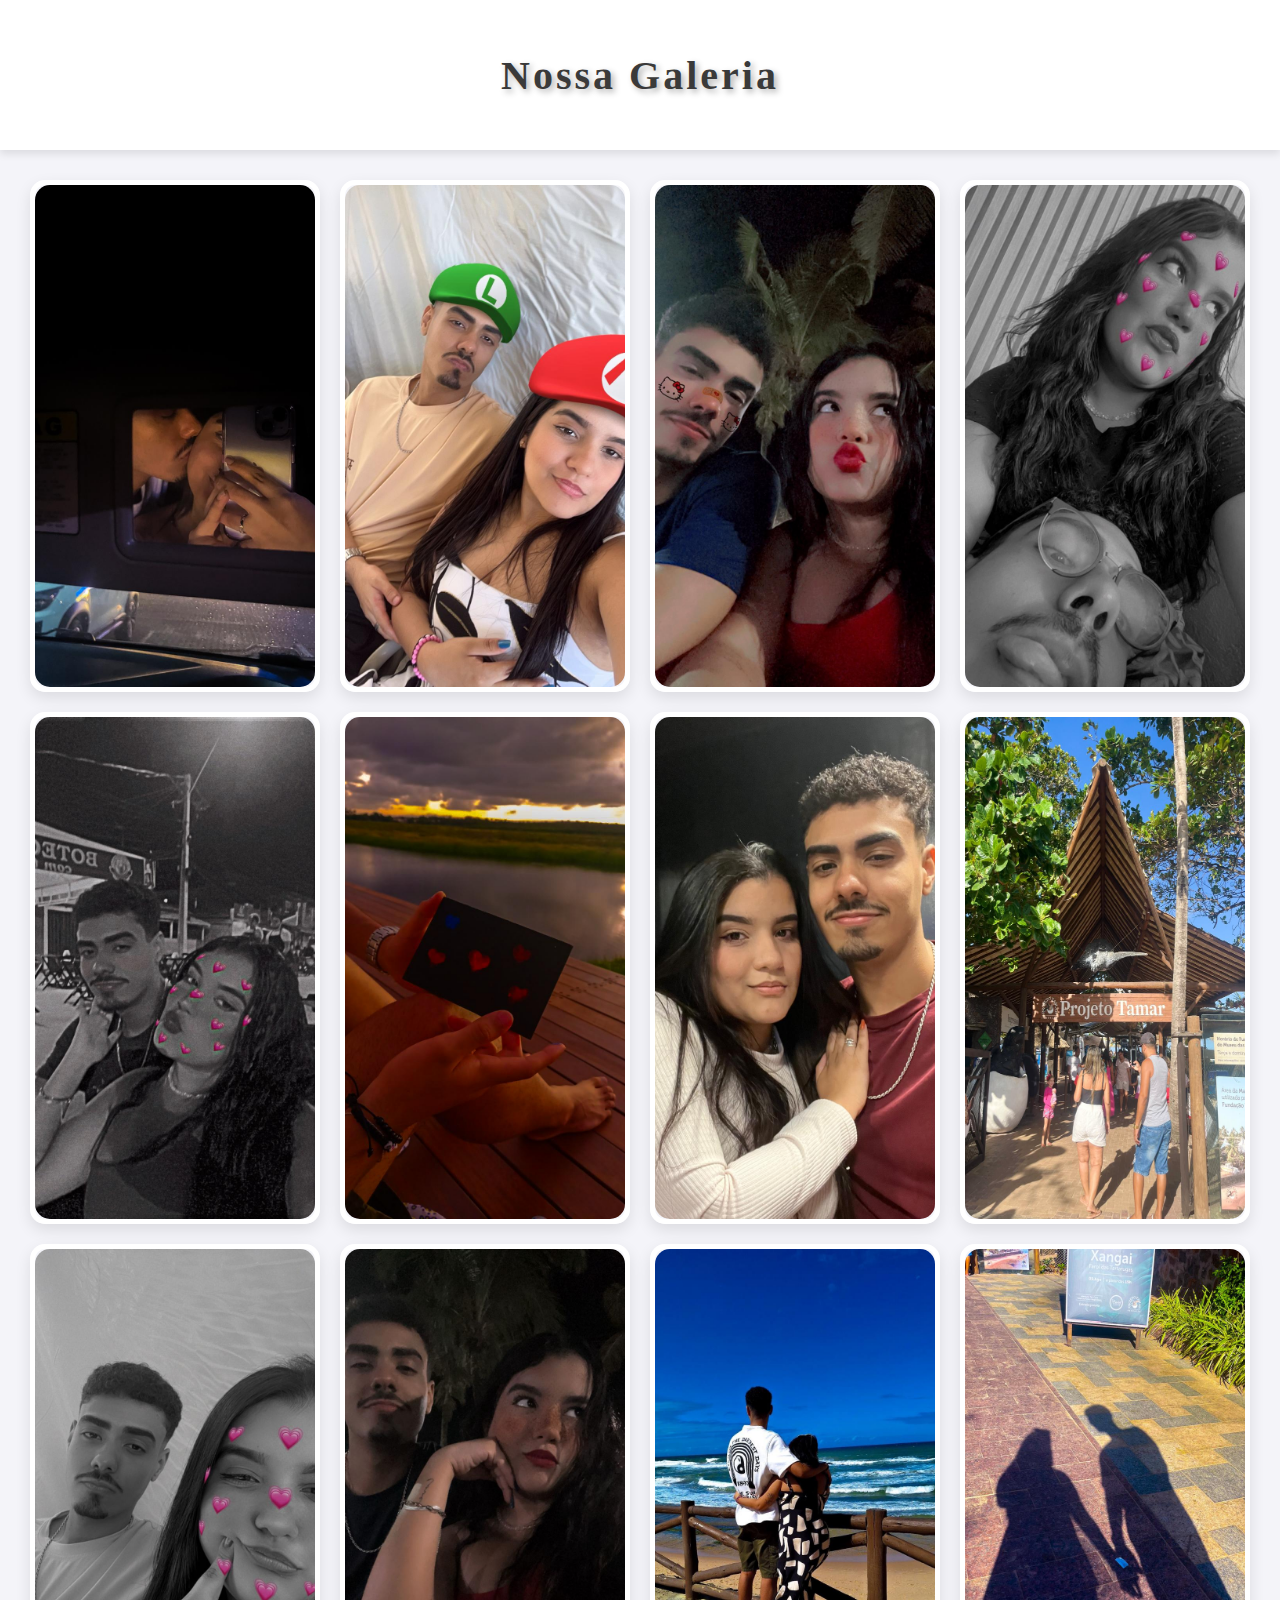
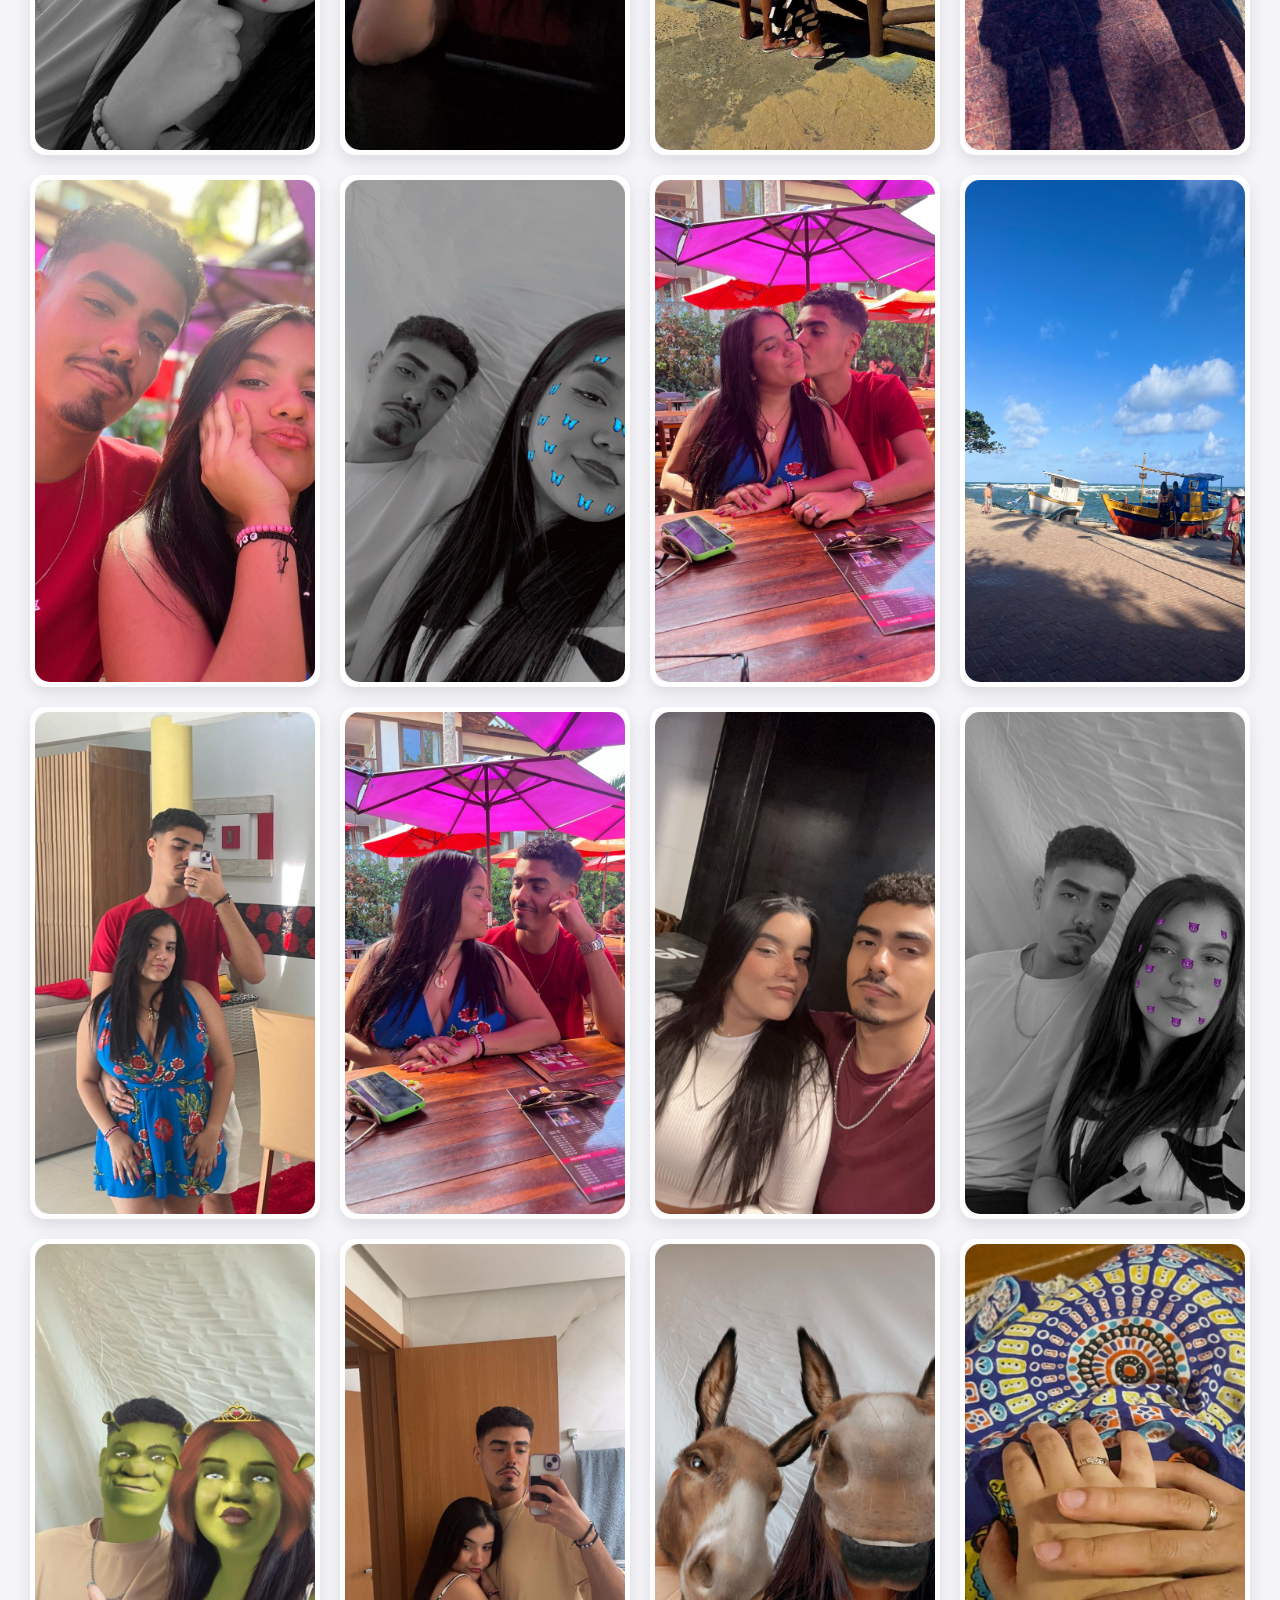
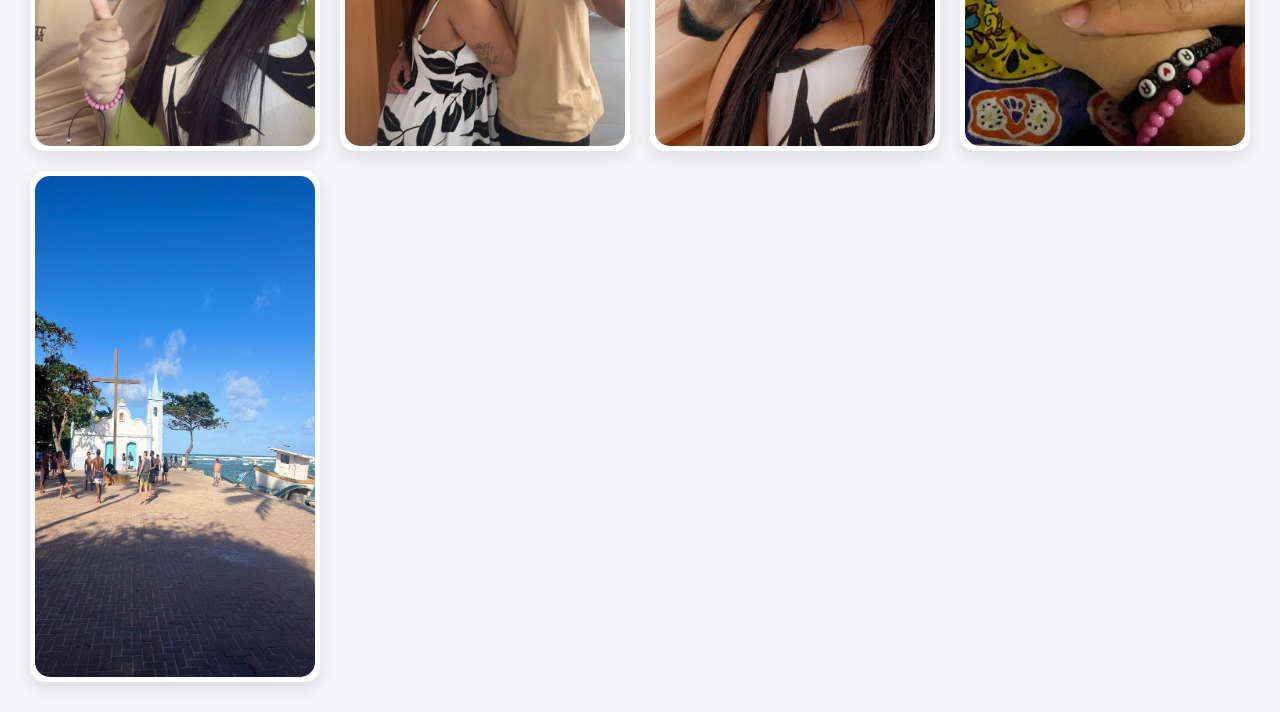
<file: galeria-de-fotos/index.html>
<!DOCTYPE html>
<html lang="pt-BR">
<head>
    <meta charset="UTF-8">
    <meta http-equiv="X-UA-Compatible" content="IE=edge">
    <meta name="viewport" content="width=device-width, initial-scale=1.0">
    <link rel="stylesheet" href="style.css">
    <title>Cars Gallery</title>
</head>
<body>
    <header>
        <h1>Nossa Galeria</h1>
    </header>
    <main>
        <div class="gallery-container">
            <a href="img/euytu.jpg" class="gallery-items">
                <img src="img/euytu.jpg" alt="Chick Hicks">
            </a>
            <a href="img/nos.jpg" class="gallery-items">
                <img src="img/nos.jpg" alt="Fillmore">
            </a>
            <a href="img/nos3.jpg" class="gallery-items">
                <img src="img/nos3.jpg" alt="Guido">
            </a>
            <a href="img/nos4.jpg" class="gallery-items">
                <img src="img/nos4.jpg" alt="lightning-mcqueen">
            </a>
            <a href="img/nos5.jpg" class="gallery-items">
                <img src="img/nos5.jpg" alt="Lizzie">
            </a>
            <a href="img/por_do_sol.jpg" class="gallery-items">
                <img src="img/por_do_sol.jpg" alt="Mack">
            </a>
            <a href="img/nos10.jpg" class="gallery-items">
                <img src="img/nos10.jpg" alt="Lizzie">
            </a>
            <a href="img/image12.png" class="gallery-items">
                <img src="img/image12.png" alt="Imagem">
            </a>
            <a href="img/nos11.jpg" class="gallery-items">
                <img src="img/nos11.jpg" alt="Imagem">
            </a>
            <a href="img/nos14.jpg" class="gallery-items">
                <img src="img/nos14.jpg" alt="Imagem">
            </a>
            <a href="img/nos16.jpg" class="gallery-items">
                <img src="img/nos16.jpg" alt="Imagem">
            </a>
            <a href="img/nos17.jpg" class="gallery-items">
                <img src="img/nos17.jpg" alt="Imagem">
            </a>
            <a href="img/nos18.jpg" class="gallery-items">
                <img src="img/nos18.jpg" alt="Imagem">
            </a>
            <a href="img/nos19.jpg" class="gallery-items">
                <img src="img/nos19.jpg" alt="Imagem">
            </a>
            <a href="img/nos20.jpg" class="gallery-items">
                <img src="img/nos20.jpg" alt="Imagem">
            </a>
            <a href="img/image13.png" class="gallery-items">
                <img src="img/image13.png" alt="Imagem">
            </a>
            <a href="img/nos21.jpg" class="gallery-items">
                <img src="img/nos21.jpg" alt="Imagem">
            </a>
            <a href="img/nos22.jpg" class="gallery-items">
                <img src="img/nos22.jpg" alt="Imagem">
            </a>
            <a href="img/nos30.jpg" class="gallery-items">
                <img src="img/nos30.jpg" alt="Imagem">
            </a>
            <a href="img/nos12.jpg" class="gallery-items">
                <img src="img/nos12.jpg" alt="Imagem">
            </a>
            <a href="img/nos31.jpg" class="gallery-items">
                <img src="img/nos31.jpg" alt="Imagem">
            </a>
            <a href="img/nos32.jpg" class="gallery-items">
                <img src="img/nos32.jpg" alt="Imagem">
            </a>
            <a href="img/nos39.jpg" class="gallery-items">
                <img src="img/nos39.jpg" alt="Imagem">
            </a>
            <a href="img/nos33.jpg" class="gallery-items">
                <img src="img/nos33.jpg" alt="Imagem">
            </a>
            <a href="img/image14.png" class="gallery-items">
                <img src="img/image14.png" alt="Imagem">
            </a>

        </div>        
    </main>
</body>
</html>
</file>
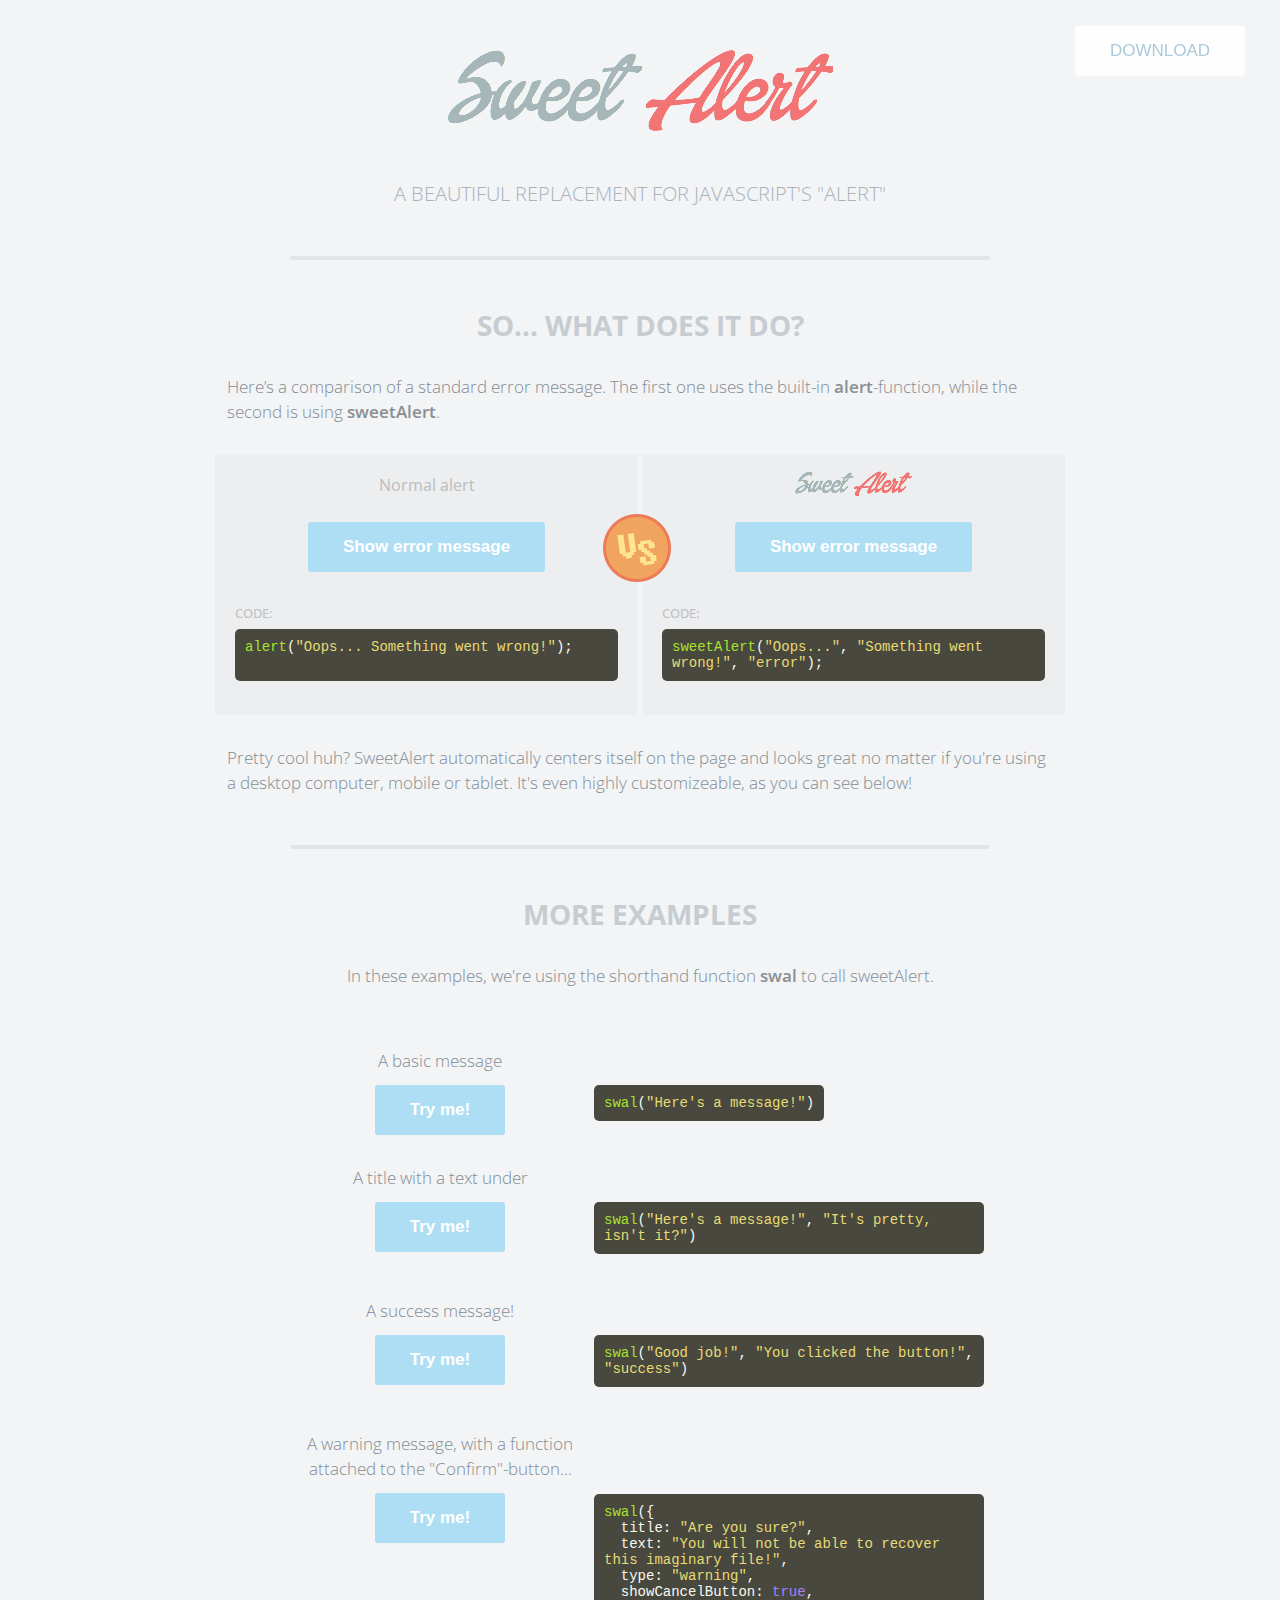
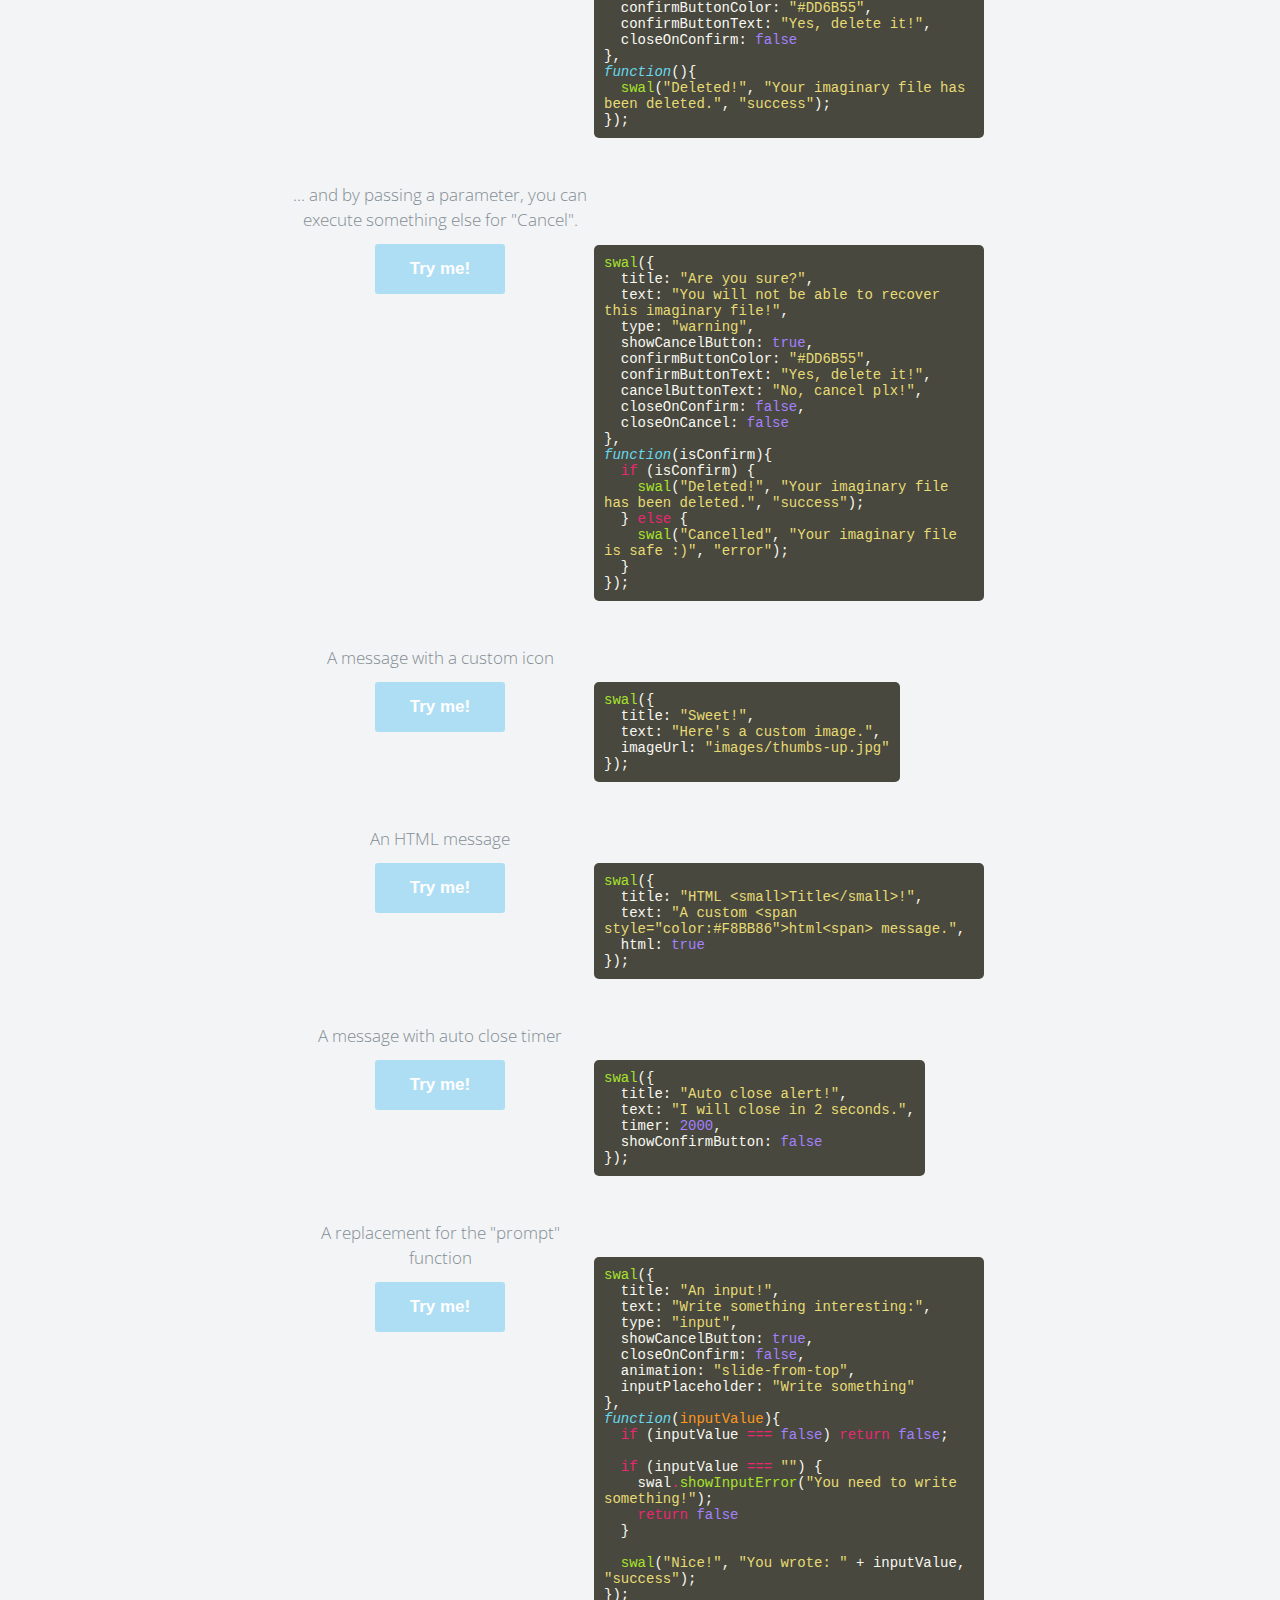
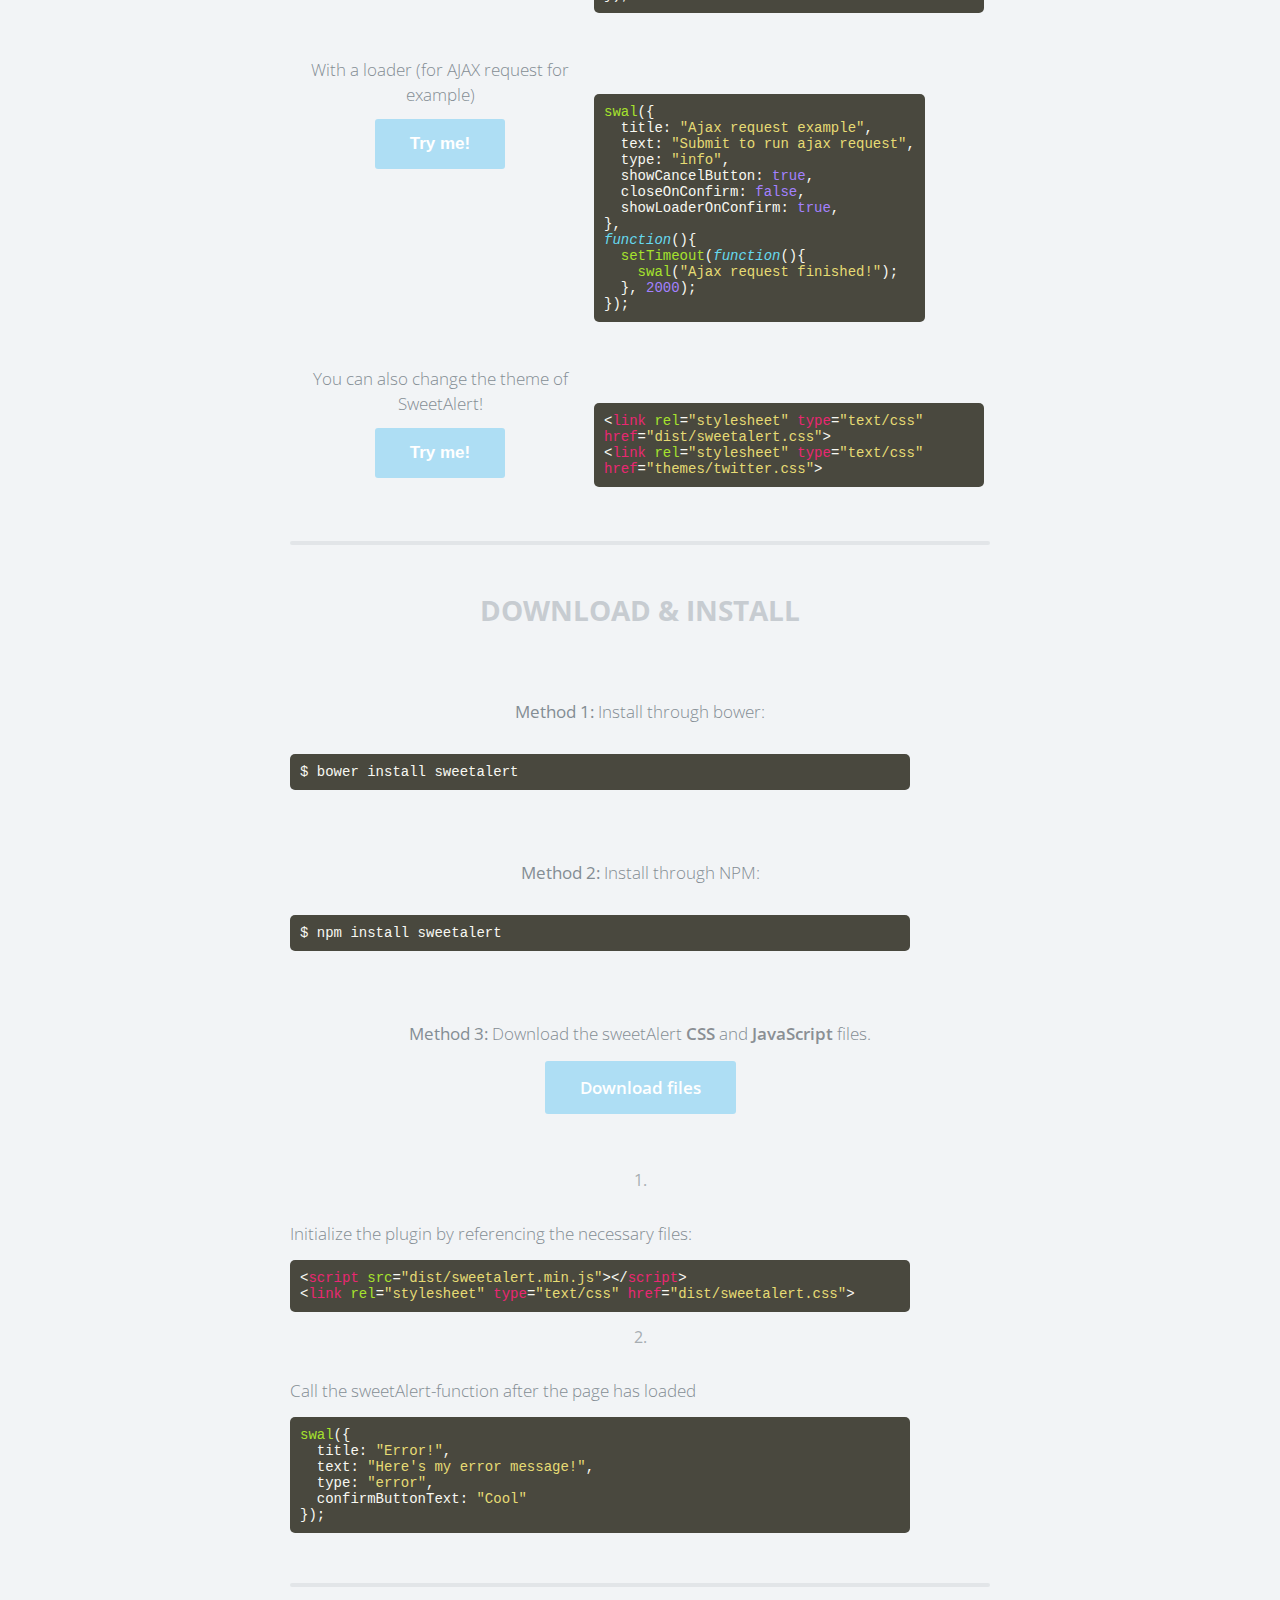
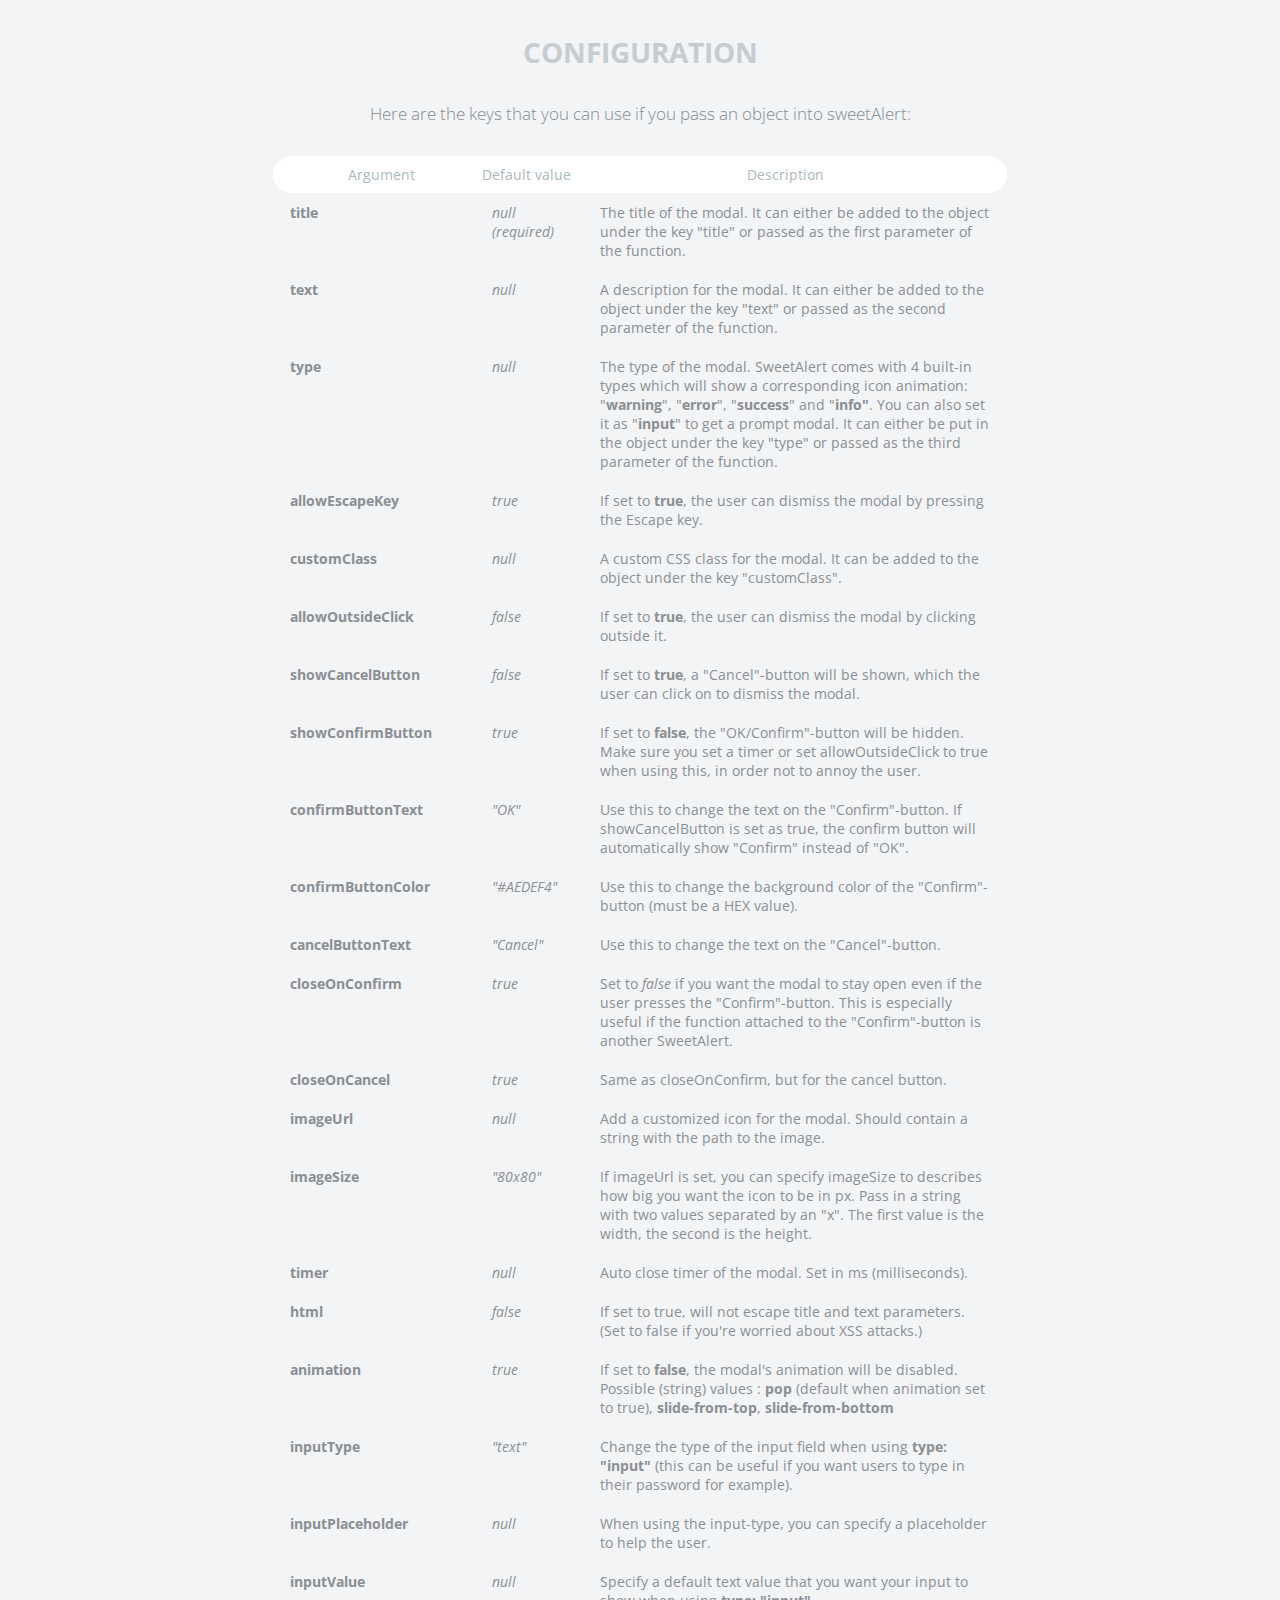
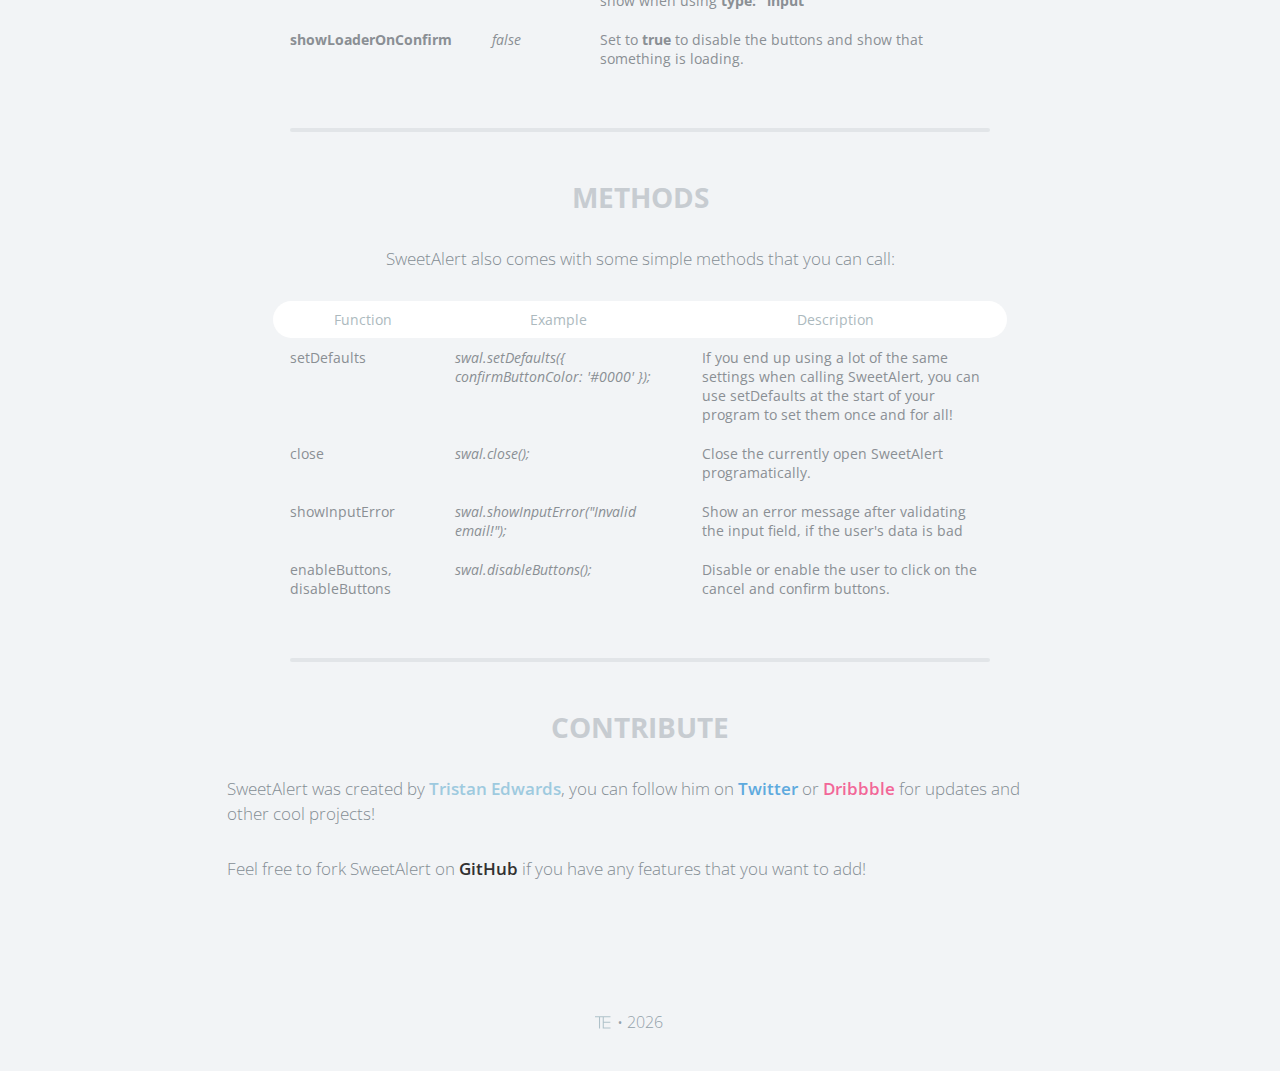
<file: login/sweet alert master/index.html>
<!doctype html>

<html>

<head>
  <meta charset="utf-8">
  <meta name="viewport" content="width=device-width, initial-scale=1, maximum-scale=1, user-scalable=0" />
  <title>SweetAlert</title>

  <link rel="stylesheet" href="example/example.css">
  <script src="https://code.jquery.com/jquery-2.1.3.min.js"></script>

  <!-- This is what you need -->
  <script src="dist/sweetalert-dev.js"></script>
  <link rel="stylesheet" href="dist/sweetalert.css">
  <!--.......................-->

</head>

<body>

<h1>Sweet Alert</h1>
<h2>A beautiful replacement for JavaScript's "Alert"</h2>
<button class="download">Download</button>

<!-- What does it do? -->
<h3>So... What does it do?</h3>
<p>Here’s a comparison of a standard error message. The first one uses the built-in <strong>alert</strong>-function, while the second is using <strong>sweetAlert</strong>.</p>

<div class="showcase normal">
	<h4>Normal alert</h4>
	<button>Show error message</button>

	<h5>Code:</h5>
	<pre><span class="attr">alert</span>(<span class="str">"Oops... Something went wrong!"</span>);

	</pre>

	<div class="vs-icon"></div>
</div>

<div class="showcase sweet">
	<h4>Sweet Alert</h4>
	<button>Show error message</button>

	<h5>Code:</h5>
	<pre><span class="attr">sweetAlert</span>(<span class="str">"Oops..."</span>, <span class="str">"Something went wrong!"</span>, <span class="str">"error"</span>);</pre>
</div>

<p>Pretty cool huh? SweetAlert automatically centers itself on the page and looks great no matter if you're using a desktop computer, mobile or tablet. It's even highly customizeable, as you can see below!</p>


<!-- Examples -->
<h3>More examples</h3>

<p class="center">In these examples, we're using the shorthand function <strong>swal</strong> to call sweetAlert.</p>

<ul class="examples">

	<li class="message">
		<div class="ui">
			<p>A basic message</p>
			<button>Try me!</button>
		</div>
		<pre><span class="attr">swal</span>(<span class="str">"Here's a message!"</span>)</pre>
	</li>

	<li class="title-text">
		<div class="ui">
			<p>A title with a text under</p>
			<button>Try me!</button>
		</div>
		<pre><span class="attr">swal</span>(<span class="str">"Here's a message!"</span>, <span class="str">"It's pretty, isn't it?"</span>)</pre>
	</li>

	<li class="success">
		<div class="ui">
			<p>A success message!</p>
			<button>Try me!</button>
		</div>
		<pre><span class="attr">swal</span>(<span class="str">"Good job!"</span>, <span class="str">"You clicked the button!"</span>, <span class="str">"success"</span>)</pre>
	</li>

	<li class="warning confirm">
		<div class="ui">
			<p>A warning message, with a function attached to the "Confirm"-button...</p>
			<button>Try me!</button>
		</div>
		<pre><span class="attr">swal</span>({
&nbsp;&nbsp;title: <span class="str">"Are you sure?"</span>,
&nbsp;&nbsp;text: <span class="str">"You will not be able to recover this imaginary file!"</span>,
&nbsp;&nbsp;type: <span class="str">"warning"</span>,
&nbsp;&nbsp;showCancelButton: <span class="val">true</span>,
&nbsp;&nbsp;confirmButtonColor: <span class="str">"#DD6B55"</span>,
&nbsp;&nbsp;confirmButtonText: <span class="str">"Yes, delete it!"</span>,
&nbsp;&nbsp;closeOnConfirm: <span class="val">false</span>
},
<span class="func"><i>function</i></span>(){
&nbsp;&nbsp;<span class="attr">swal</span>(<span class="str">"Deleted!"</span>, <span class="str">"Your imaginary file has been deleted."</span>, <span class="str">"success"</span>);
});</pre>
	</li>

	<li class="warning cancel">
		<div class="ui">
			<p>... and by passing a parameter, you can execute something else for "Cancel".</p>
			<button>Try me!</button>
		</div>
		<pre><span class="attr">swal</span>({
&nbsp;&nbsp;title: <span class="str">"Are you sure?"</span>,
&nbsp;&nbsp;text: <span class="str">"You will not be able to recover this imaginary file!"</span>,
&nbsp;&nbsp;type: <span class="str">"warning"</span>,
&nbsp;&nbsp;showCancelButton: <span class="val">true</span>,
&nbsp;&nbsp;confirmButtonColor: <span class="str">"#DD6B55"</span>,
&nbsp;&nbsp;confirmButtonText: <span class="str">"Yes, delete it!"</span>,
&nbsp;&nbsp;cancelButtonText: <span class="str">"No, cancel plx!"</span>,
&nbsp;&nbsp;closeOnConfirm: <span class="val">false</span>,
&nbsp;&nbsp;closeOnCancel: <span class="val">false</span>
},
<span class="func"><i>function</i></span>(isConfirm){
&nbsp;&nbsp;<span class="tag">if</span> (isConfirm) {
&nbsp;&nbsp;&nbsp;&nbsp;<span class="attr">swal</span>(<span class="str">"Deleted!"</span>, <span class="str">"Your imaginary file has been deleted."</span>, <span class="str">"success"</span>);
&nbsp;&nbsp;} <span class="tag">else</span> {
	&nbsp;&nbsp;&nbsp;&nbsp;<span class="attr">swal</span>(<span class="str">"Cancelled"</span>, <span class="str">"Your imaginary file is safe :)"</span>, <span class="str">"error"</span>);
&nbsp;&nbsp;}
});</pre>
	</li>

	<li class="custom-icon">
		<div class="ui">
			<p>A message with a custom icon</p>
			<button>Try me!</button>
		</div>
		<pre><span class="attr">swal</span>({
&nbsp;&nbsp;title: <span class="str">"Sweet!"</span>,
&nbsp;&nbsp;text: <span class="str">"Here's a custom image."</span>,
&nbsp;&nbsp;imageUrl: <span class="str">"images/thumbs-up.jpg"</span>
});</pre>
	</li>

	<li class="message-html">
		<div class="ui">
			<p>An HTML message</p>
			<button>Try me!</button>
		</div>
		<pre><span class="attr">swal</span>({
&nbsp;&nbsp;title: <span class="str">"HTML &lt;small&gt;Title&lt;/small&gt;!"</span>,
&nbsp;&nbsp;text: <span class="str">"A custom &lt;span style="color:#F8BB86"&gt;html&lt;span&gt; message."</span>,
&nbsp;&nbsp;html: <span class="val">true</span>
});</pre>
	</li>

	<li class="timer">
		<div class="ui">
			<p>A message with auto close timer</p>
			<button>Try me!</button>
		</div>
		<pre><span class="attr">swal</span>({
&nbsp;&nbsp;title: <span class="str">"Auto close alert!"</span>,
&nbsp;&nbsp;text: <span class="str">"I will close in 2 seconds."</span>,
&nbsp;&nbsp;timer: <span class="val">2000</span>,
&nbsp;&nbsp;showConfirmButton: <span class="val">false</span>
});</pre>
	</li>


	<li class="input">
		<div class="ui">
			<p>A replacement for the "prompt" function</p>
			<button>Try me!</button>
		</div>
		<pre><span class="attr">swal</span>({
&nbsp;&nbsp;title: <span class="str">"An input!"</span>,
&nbsp;&nbsp;text: <span class="str">"Write something interesting:"</span>,
&nbsp;&nbsp;type: <span class="str">"input"</span>,
&nbsp;&nbsp;showCancelButton: <span class="val">true</span>,
&nbsp;&nbsp;closeOnConfirm: <span class="val">false</span>,
&nbsp;&nbsp;animation: <span class="str">"slide-from-top"</span>,
&nbsp;&nbsp;inputPlaceholder: <span class="str">"Write something"</span>
},
<span class="func"><i>function</i></span>(<span class="arg">inputValue</span>){
&nbsp;&nbsp;<span class="tag">if</span> (inputValue <span class="tag">===</span> <span class="val">false</span>) <span class="tag">return</span> <span class="val">false</span>;
&nbsp;&nbsp;
&nbsp;&nbsp;<span class="tag">if</span> (inputValue <span class="tag">===</span> <span class="str">""</span>) {
&nbsp;&nbsp;&nbsp;&nbsp;swal<span class="tag">.</span><span class="attr">showInputError</span>(<span class="str">"You need to write something!"</span>);
&nbsp;&nbsp;&nbsp;&nbsp;<span class="tag">return</span> <span class="val">false</span>
&nbsp;&nbsp;}
&nbsp;&nbsp;
&nbsp;&nbsp;<span class="attr">swal</span>(<span class="str">"Nice!"</span>, <span class="str">"You wrote: "</span> + inputValue, <span class="str">"success"</span>);
});</pre>
	</li>

  <li class="ajax">
    <div class="ui">
			<p>With a loader (for AJAX request for example)</p>
			<button>Try me!</button>
		</div>
		<pre><span class="attr">swal</span>({
&nbsp;&nbsp;title: <span class="str">"Ajax request example"</span>,
&nbsp;&nbsp;text: <span class="str">"Submit to run ajax request"</span>,
&nbsp;&nbsp;type: <span class="str">"info"</span>,
&nbsp;&nbsp;showCancelButton: <span class="val">true</span>,
&nbsp;&nbsp;closeOnConfirm: <span class="val">false</span>,
&nbsp;&nbsp;showLoaderOnConfirm: <span class="val">true</span>,
},
<span class="func"><i>function</i></span>(){
&nbsp;&nbsp;<span class="attr">setTimeout</span>(<span class="func"><i>function</i></span>(){
&nbsp;&nbsp;&nbsp;&nbsp;<span class="attr">swal</span>(<span class="str">"Ajax request finished!"</span>);
&nbsp;&nbsp;}, <span class="val">2000</span>);
});</pre>
	</li>

	<li class="theme">
		<div class="ui">
			<p>You can also change the theme of SweetAlert!</p>
			<button>Try me!</button>
		</div>
		<pre>&lt;<span class="tag">link</span> <span class="attr">rel</span>=<span class="str">"stylesheet"</span> <span class="tag">type</span>=<span class="str">"text/css"</span> <span class="tag">href</span>=<span class="str">"dist/sweetalert.css"</span>&gt;
			&lt;<span class="tag">link</span> <span class="attr">rel</span>=<span class="str">"stylesheet"</span> <span class="tag">type</span>=<span class="str">"text/css"</span> <span class="tag">href</span>=<span class="str">"themes/twitter.css"</span>&gt;</pre>
	</li>

</ul>


<!-- Download & Install -->
<h3 id="download-section">Download & install</h3>

<div class="center-container">
	<p class="center"><b>Method 1:</b> Install through bower:</p>
	<pre class="center">$ bower install sweetalert</pre>
</div>

<div class="center-container">
	<p class="center"><b>Method 2:</b> Install through NPM:</p>
	<pre class="center">$ npm install sweetalert</pre>
</div>

<p class="center"><b>Method 3:</b> Download the sweetAlert <strong>CSS</strong> and <strong>JavaScript</strong> files.</p>

<a class="button" href="https://github.com/t4t5/sweetalert/archive/master.zip" download>Download files</a>

<ol>
	<li>
		<p>Initialize the plugin by referencing the necessary files:</p>
		<pre>&lt;<span class="tag">script</span> <span class="attr">src</span>=<span class="str">"dist/sweetalert.min.js"</span>&gt;&lt;/<span class="tag">script</span>&gt;
&lt;<span class="tag">link</span> <span class="attr">rel</span>=<span class="str">"stylesheet"</span> <span class="tag">type</span>=<span class="str">"text/css"</span> <span class="tag">href</span>=<span class="str">"dist/sweetalert.css"</span>&gt;</pre>
	</li>

	<li>
		<p>Call the sweetAlert-function after the page has loaded</p>
		<pre><span class="attr">swal</span>({
&nbsp;&nbsp;title: <span class="str">"Error!"</span>,
&nbsp;&nbsp;text: <span class="str">"Here's my error message!"</span>,
&nbsp;&nbsp;type: <span class="str">"error"</span>,
&nbsp;&nbsp;confirmButtonText: <span class="str">"Cool"</span>
});
</pre>
	</li>
</ol>



<!-- Configuration -->
<h3>Configuration</h3>

<p class="center">Here are the keys that you can use if you pass an object into sweetAlert:</p>

<table>
	<tr class="titles">
		<th>
			<div class="border-left"></div>
			Argument
		</th>
		<th>Default value</th>
		<th>
			<div class="border-right"></div>
			Description
		</th>
	</tr>
	<tr>
		<td><b>title</b></td>
		<td><i>null (required)</i></td>
		<td>The title of the modal. It can either be added to the object under the key "title" or passed as the first parameter of the function.</td>
	</tr>
	<tr>
		<td><b>text</b></td>
		<td><i>null</i></td>
		<td>A description for the modal. It can either be added to the object under the key "text" or passed as the second parameter of the function.</td>
	</tr>
	<tr>
		<td><b>type</b></td>
		<td><i>null</i></td>
		<td>The type of the modal. SweetAlert comes with 4 built-in types which will show a corresponding icon animation: "<strong>warning</strong>", "<strong>error</strong>", "<strong>success</strong>" and "<strong>info"</strong>. You can also set it as "<strong>input</strong>" to get a prompt modal. It can either be put in the object under the key "type" or passed as the third parameter of the function.</td>
	</tr>
    <tr>
      <td><b>allowEscapeKey</b></td>
      <td><i>true</i></td>
      <td>If set to <strong>true</strong>, the user can dismiss the modal by pressing the Escape key.</td>
    </tr>
	<tr>
		<td><b>customClass</b></td>
		<td><i>null</i></td>
		<td>A custom CSS class for the modal. It can be added to the object under the key "customClass".</td>
	</tr>
	<tr>
		<td><b>allowOutsideClick</b></td>
		<td><i>false</i></td>
		<td>If set to <strong>true</strong>, the user can dismiss the modal by clicking outside it.</td>
	</tr>
	<tr>
		<td><b>showCancelButton</b></td>
		<td><i>false</i></td>
		<td>If set to <strong>true</strong>, a "Cancel"-button will be shown, which the user can click on to dismiss the modal.</td>
	</tr>
	<tr>
		<td><b>showConfirmButton</b></td>
		<td><i>true</i></td>
		<td>If set to <strong>false</strong>, the "OK/Confirm"-button will be hidden. Make sure you set a timer or set allowOutsideClick to true when using this, in order not to annoy the user.</td>
	</tr>
	<tr>
		<td><b>confirmButtonText</b></td>
		<td><i>"OK"</i></td>
		<td>Use this to change the text on the "Confirm"-button. If showCancelButton is set as true, the confirm button will automatically show "Confirm" instead of "OK".</td>
	</tr>
	<tr>
		<td><b>confirmButtonColor</b></td>
		<td><i>"#AEDEF4"</i></td>
		<td>Use this to change the background color of the "Confirm"-button (must be a HEX value).</td>
	</tr>
	<tr>
		<td><b>cancelButtonText</b></td>
		<td><i>"Cancel"</i></td>
		<td>Use this to change the text on the "Cancel"-button.</td>
	</tr>
	<tr>
		<td><b>closeOnConfirm</b></td>
		<td><i>true</i></td>
		<td>Set to <i>false</i> if you want the modal to stay open even if the user presses the "Confirm"-button. This is especially useful if the function attached to the "Confirm"-button is another SweetAlert.</td>
	</tr>
	<tr>
		<td><b>closeOnCancel</b></td>
		<td><i>true</i></td>
		<td>Same as closeOnConfirm, but for the cancel button.</td>
	</tr>
	<tr>
		<td><b>imageUrl</b></td>
		<td><i>null</i></td>
		<td>Add a customized icon for the modal. Should contain a string with the path to the image.</td>
	</tr>
	<tr>
		<td><b>imageSize</b></td>
		<td><i>"80x80"</i></td>
		<td>If imageUrl is set, you can specify imageSize to describes how big you want the icon to be in px. Pass in a string with two values separated by an "x". The first value is the width, the second is the height.</td>
	</tr>
	<tr>
		<td><b>timer</b></td>
		<td><i>null</i></td>
		<td>Auto close timer of the modal. Set in ms (milliseconds).</td>
	</tr>
	<tr>
		<td><b>html</b></td>
		<td><i>false</i></td>
		<td>If set to true, will not escape title and text parameters. (Set to false if you're worried about XSS attacks.)</td>
	</tr>
	<tr>
		<td><b>animation</b></td>
		<td><i>true</i></td>
		<td>If set to <strong>false</strong>, the modal's animation will be disabled. Possible (string) values : <strong>pop</strong> (default when animation set to true), <strong>slide-from-top</strong>, <strong>slide-from-bottom</strong></td>
	</tr>
	<tr>
		<td><b>inputType</b></td>
		<td><i>"text"</i></td>
		<td>Change the type of the input field when using <strong>type: "input"</strong> (this can be useful if you want users to type in their password for example).</td>
	</tr>
	<tr>
		<td><b>inputPlaceholder</b></td>
		<td><i>null</i></td>
		<td>When using the input-type, you can specify a placeholder to help the user.</td>
	</tr>
	<tr>
		<td><b>inputValue</b></td>
		<td><i>null</i></td>
		<td>Specify a default text value that you want your input to show when using <strong>type: "input"</strong></td>
	</tr>
	<tr>
		<td><b>showLoaderOnConfirm</b></td>
		<td><i>false</i></td>
    <td>Set to <strong>true</strong> to disable the buttons and show that something is loading.</td>
	</tr>
</table>


<!-- Methods -->
<h3>Methods</h3>

<p class="center">SweetAlert also comes with some simple methods that you can call:</p>

<table>
	<tr class="titles">
		<th>
			<div class="border-left"></div>
			Function
		</th>
		<th>Example</th>
		<th>
			<div class="border-right"></div>
			Description
		</th>
	</tr>
	<tr>
		<td>setDefaults</td>
		<td><i>swal.setDefaults({ confirmButtonColor: '#0000' });</i></td>
		<td>If you end up using a lot of the same settings when calling SweetAlert, you can use setDefaults at the start of your program to set them once and for all!</td>
	</tr>
	<tr>
		<td>close</td>
		<td><i>swal.close();</i></td>
		<td>Close the currently open SweetAlert programatically.</td>
	</tr>
	<tr>
		<td>showInputError</td>
		<td><i>swal.showInputError("Invalid email!");</i></td>
		<td>Show an error message after validating the input field, if the user's data is bad</td>
	</tr>
	<tr>
		<td>enableButtons, disableButtons</td>
		<td><i>swal.disableButtons();</i></td>
		<td>Disable or enable the user to click on the cancel and confirm buttons.</td>
	</tr>
</table>



<!-- Contribute -->
<h3>Contribute</h3>
<p>SweetAlert was created by <a href="http://tristanedwards.me" target="_blank">Tristan Edwards</a>, you can follow him on <a href="https://twitter.com/t4t5" target="_blank" class="twitter">Twitter</a> or <a href="https://dribbble.com/tristanedwards" target="_blank" class="dribbble">Dribbble</a> for updates and other cool projects!</p>
<p>Feel free to fork SweetAlert on <a href="https://github.com/t4t5/sweetalert" class="github">GitHub</a> if you have any features that you want to add!</p>


<footer>
	<span class="te-logo">TE</span> • <script>document.write(new Date().getFullYear())</script>
</footer>


<script>

document.querySelector('button.download').onclick = function(){
	$("html, body").animate({ scrollTop: $("#download-section").offset().top }, 1000);
};

document.querySelector('.showcase.normal button').onclick = function(){
	alert("Oops... Something went wrong!");
};

document.querySelector('.showcase.sweet button').onclick = function(){
	swal("Oops...", "Something went wrong!", "error");
};

document.querySelector('ul.examples li.message button').onclick = function(){
	swal("Here's a message!");
};

document.querySelector('ul.examples li.timer button').onclick = function(){
	swal({
		title: "Auto close alert!",
		text: "I will close in 2 seconds.",
		timer: 2000,
		showConfirmButton: false
	});
};

document.querySelector('ul.examples li.title-text button').onclick = function(){
	swal("Here's a message!", "It's pretty, isn't it?");
};

document.querySelector('ul.examples li.success button').onclick = function(){
	swal("Good job!", "You clicked the button!", "success");
};

document.querySelector('ul.examples li.warning.confirm button').onclick = function(){
	swal({
		title: "Are you sure?",
		text: "You will not be able to recover this imaginary file!",
		type: "warning",
		showCancelButton: true,
		confirmButtonColor: '#DD6B55',
		confirmButtonText: 'Yes, delete it!',
		closeOnConfirm: false
	},
	function(){
		swal("Deleted!", "Your imaginary file has been deleted!", "success");
	});
};

document.querySelector('ul.examples li.warning.cancel button').onclick = function(){
	swal({
		title: "Are you sure?",
		text: "You will not be able to recover this imaginary file!",
		type: "warning",
		showCancelButton: true,
		confirmButtonColor: '#DD6B55',
		confirmButtonText: 'Yes, delete it!',
		cancelButtonText: "No, cancel plx!",
		closeOnConfirm: false,
		closeOnCancel: false
	},
	function(isConfirm){
    if (isConfirm){
      swal("Deleted!", "Your imaginary file has been deleted!", "success");
    } else {
      swal("Cancelled", "Your imaginary file is safe :)", "error");
    }
	});
};

document.querySelector('ul.examples li.custom-icon button').onclick = function(){
	swal({
		title: "Sweet!",
		text: "Here's a custom image.",
		imageUrl: 'example/images/thumbs-up.jpg'
	});
};

document.querySelector('ul.examples li.message-html button').onclick = function(){
	swal({
		title: "HTML <small>Title</small>!",
		text: 'A custom <span style="color:#F8BB86">html<span> message.',
		html: true
	});
};

document.querySelector('ul.examples li.input button').onclick = function(){
	swal({
		title: "An input!",
		text: 'Write something interesting:',
		type: 'input',
		showCancelButton: true,
		closeOnConfirm: false,
		animation: "slide-from-top",
		inputPlaceholder: "Write something",
	},
	function(inputValue){
		if (inputValue === false) return false;

		if (inputValue === "") {
			swal.showInputError("You need to write something!");
			return false;
		}
    
		swal("Nice!", 'You wrote: ' + inputValue, "success");

	});
};

document.querySelector('ul.examples li.theme button').onclick = function() {
	swal({
		title: "Themes!",
		text: "Here's the Twitter theme for SweetAlert!",
		confirmButtonText: "Cool!",
		customClass: 'twitter'
	});
};

document.querySelector('ul.examples li.ajax button').onclick = function() {
  swal({
    title: 'Ajax request example',
    text: 'Submit to run ajax request',
    type: 'info',
    showCancelButton: true,
    closeOnConfirm: false,
    showLoaderOnConfirm: true,
  }, function(){
    setTimeout(function() {
      swal('Ajax request finished!');
    }, 2000);
  });
};

</script>



</body>

</html>
</file>
<file: galeria-de-fotos/style.css>
* {
    padding: 0;
    margin: 0;
    box-sizing: border-box;
}

body {
    background-color: #f4f4f9;
    font-family: 'Poppins', sans-serif;
    color: #333;
}

header {
    height: 150px;
    display: flex;
    justify-content: center;
    align-items: center;
    background-color: #fff;
    box-shadow: 0 4px 8px rgba(0, 0, 0, 0.1);
}

header h1 {
    font-family: 'Lobster', cursive;
    font-size: 40px;
    color: #3a3a3a;
    text-shadow: 3px 3px 6px rgba(0, 0, 0, 0.3);
    letter-spacing: 3px;
    text-align: center;
}

/* Modernizando a galeria com grid */
.gallery-container {
    display: grid;
    grid-template-columns: repeat(auto-fit, minmax(280px, 1fr));
    gap: 20px;
    padding: 30px;
}

/* Estilizando os itens da galeria */
.gallery-items {
    position: relative;
    border-radius: 15px;
    overflow: hidden;
    border: 5px solid #fff;
    transition: transform 0.4s ease, box-shadow 0.4s ease;
    box-shadow: 0 6px 15px rgba(0, 0, 0, 0.1);
}

.gallery-items img {
    width: 100%;
    height: 100%;
    object-fit: cover;
    border-radius: 15px;
    transition: opacity 0.4s ease;
}

/* Efeito hover com borda e sombra */
.gallery-items:hover {
    transform: scale(1.05);
    box-shadow: 0 10px 30px rgba(0, 0, 0, 0.3);
    border-color: #ff7f50;
}

.gallery-items:hover img {
    opacity: 0.9;
}

/* Efeito hover: inserir um gradiente e ícone de zoom */
.gallery-items::before {
    content: "🔍";
    position: absolute;
    top: 50%;
    left: 50%;
    transform: translate(-50%, -50%);
    font-size: 2.5rem;
    color: rgba(255, 255, 255, 0.8);
    opacity: 0;
    transition: opacity 0.4s ease;
}

.gallery-items:hover::before {
    opacity: 1;
}

footer {
    height: 100px;
    display: flex;
    justify-content: center;
    align-items: center;
    background-color: #fff;
    color: #3a3a3a;
    font-style: italic;
    box-shadow: 0 -4px 8px rgba(0, 0, 0, 0.1);
    margin-top: 50px;
}
</file>
<file: login/sweet alert master/example/example.css>
@import url(http://fonts.googleapis.com/css?family=Open+Sans:400,600,700,300);
@import url(http://fonts.googleapis.com/css?family=Open+Sans+Condensed:700);
body {
  background-color: #f2f4f6;
  font-family: 'Open Sans', sans-serif;
  text-align: center; }

h1 {
  background-image: url("images/logo_big.png");
  background-image: -webkit-image-set(url("images/logo_big.png") 1x, url("images/logo_big@2x.png") 2x);
  width: 385px;
  height: 81px;
  text-indent: -9999px;
  white-space: nowrap;
  margin: 50px auto; }
  @media all and (max-width: 420px) {
    h1 {
      width: 300px;
      background-size: contain;
      background-repeat: no-repeat;
      background-position: center; } }
  @media all and (max-width: 330px) {
    h1 {
      width: 250px; } }

h2 {
  font-size: 20px;
  color: #A9B2BC;
  line-height: 25px;
  text-transform: uppercase;
  font-weight: 300;
  text-align: center;
  display: block; }

h3 {
  font-size: 28px;
  color: #C7CCD1;
  text-transform: uppercase;
  font-family: 'Open Sans Condensed', sans-serif;
  margin-top: 100px;
  text-align: center;
  position: relative; }
  h3#download-section {
    margin-top: 50px;
    padding-top: 40px; }
  h3::after {
    content: "";
    background-color: #e2e5e8;
    height: 4px;
    width: 700px;
    left: 50%;
    margin-left: -350px;
    position: absolute;
    margin-top: -50px;
    border-radius: 2px; }
    @media all and (max-width: 740px) {
      h3::after {
        width: auto;
        left: 20px;
        right: 20px;
        margin-left: 0; } }

a {
  text-decoration: none; }

p {
  max-width: 826px;
  margin: 30px auto;
  font-size: 17px;
  font-weight: 300;
  color: #848D94;
  line-height: 25px;
  text-align: left; }
  p.center {
    text-align: center; }
  p strong {
    color: #8A8F94;
    font-weight: 600; }
  p a {
    color: #9ECADF;
    font-weight: 600; }
    p a:hover {
      text-decoration: underline; }
    p a.twitter {
      color: #5eaade; }
    p a.dribbble {
      color: #f26798; }
    p a.github {
      color: #323131; }

button, .button {
  background-color: #AEDEF4;
  color: white;
  border: none;
  box-shadow: none;
  font-size: 17px;
  font-weight: 500;
  font-weight: 600;
  border-radius: 3px;
  padding: 15px 35px;
  margin: 26px 5px 0 5px;
  cursor: pointer; }
  button:focus, .button:focus {
    outline: none; }
  button:hover, .button:hover {
    background-color: #a1d9f2; }
  button:active, .button:active {
    background-color: #81ccee; }
  button.cancel, .button.cancel {
    background-color: #D0D0D0; }
    button.cancel:hover, .button.cancel:hover {
      background-color: #c8c8c8; }
    button.cancel:active, .button.cancel:active {
      background-color: #b6b6b6; }
  button.download, .button.download {
    position: fixed;
    right: 30px;
    top: 0;
    background-color: rgba(255, 255, 255, 0.9);
    color: #ABCADA;
    font-weight: 500;
    text-transform: uppercase;
    z-index: 3; }
    @media all and (max-width: 1278px) {
      button.download, .button.download {
        display: none; } }

.center-container {
  max-width: 700px;
  margin: 70px auto; }

pre {
  background-color: #49483e;
  color: #f8f8f2;
  padding: 10px;
  border-radius: 5px;
  white-space: pre-line;
  text-align: left;
  font-size: 14px;
  max-width: 600px; }
  pre .str {
    color: #e6db74; }
  pre .func {
    color: #66d9ef; }
  pre .val {
    color: #a381ff; }
  pre .tag {
    color: #e92772; }
  pre .attr {
    color: #a6e22d; }
  pre .arg {
    color: #fd9720; }

.showcase {
  background-color: #eceef0;
  padding: 20px;
  display: inline-block;
  width: 383px;
  vertical-align: top;
  position: relative; }
  @media all and (max-width: 865px) {
    .showcase {
      margin: 5px auto;
      padding: 46px 20px; } }
  @media all and (max-width: 440px) {
    .showcase {
      width: auto; } }
  .showcase h4 {
    font-size: 16px;
    color: #BCBCBC;
    line-height: 22px;
    margin: 0 auto;
    font-weight: 400; }
  .showcase.sweet h4 {
    width: 117px;
    height: 25px;
    margin-top: -3px;
    text-indent: -9999px;
    background-image: url("images/logo_small.png");
    background-image: -webkit-image-set(url("images/logo_small.png") 1x, url("images/logo_small@2x.png") 2x); }
  .showcase h5 {
    margin-bottom: -7px;
    text-align: left;
    font-weight: 500;
    text-transform: uppercase;
    color: #c2c2c2; }
  .showcase button {
    margin-bottom: 10px; }
  .showcase .vs-icon {
    background-image: url("images/vs_icon.png");
    background-image: -webkit-image-set(url("images/vs_icon.png") 1x, url("images/vs_icon@2x.png") 2x);
    width: 69px;
    height: 69px;
    position: absolute;
    right: -34px;
    top: 60px;
    z-index: 2; }
    @media all and (max-width: 865px) {
      .showcase .vs-icon {
        margin: 5px auto;
        right: auto;
        left: 50%;
        margin-left: -35px;
        top: auto;
        bottom: -35px; } }

ul.examples {
  list-style-type: none;
  width: 700px;
  margin: 0 auto;
  text-align: left;
  padding-left: 0; }
  @media all and (max-width: 758px) {
    ul.examples {
      width: auto; } }
  ul.examples li {
    padding-left: 0; }
  ul.examples .ui, ul.examples pre {
    display: inline-block;
    vertical-align: top; }
    @media all and (max-width: 758px) {
      ul.examples .ui, ul.examples pre {
        display: block;
        max-width: none;
        margin: 0 auto; } }
  ul.examples .ui {
    width: 300px;
    text-align: center; }
    ul.examples .ui button {
      margin-top: 12px; }
    ul.examples .ui p {
      text-align: center;
      margin-bottom: 0; }
  ul.examples pre {
    max-width: 370px;
    margin-top: 67px; }
    @media all and (max-width: 758px) {
      ul.examples pre {
        margin-top: 16px !important;
        margin-bottom: 60px; } }
  ul.examples .warning pre {
    margin-top: 93px; }

ol {
  max-width: 700px;
  margin: 70px auto;
  list-style-position: inside;
  padding-left: 0; }
  ol li {
    color: #A7ADB2; }
    ol li p {
      margin-bottom: 10px; }

table {
  width: 700px;
  font-size: 14px;
  color: #8a8f94;
  margin: 10px auto;
  text-align: left;
  border-collapse: collapse; }
  @media all and (max-width: 750px) {
    table {
      width: auto;
      margin: 10px 20px; } }
  table th {
    background-color: white;
    padding: 9px;
    color: #acb9be;
    font-weight: 400;
    text-align: center;
    position: relative; }
    table th .border-left, table th .border-right {
      position: absolute;
      background-color: white;
      border-radius: 50%;
      top: 0;
      left: -17px;
      width: 37px;
      height: 37px; }
    table th .border-right {
      left: auto;
      right: -17px; }
    @media all and (max-width: 750px) {
      table th:nth-child(2) {
        display: none; } }
  table td {
    padding: 10px 20px;
    vertical-align: top; }
    table td:first-child {
      padding-left: 0px; }
    table td:last-child {
      padding-right: 0px; }
    @media all and (max-width: 750px) {
      table td:nth-child(2) {
        display: none; } }
    @media all and (max-width: 360px) {
      table td {
        padding: 10px 4px; }
        table td b {
          font-size: 13px; } }

footer {
  margin-top: 100px;
  padding-bottom: 30px;
  color: #9A999F;
  display: inline-block;
  position: relative;
  color: gray;
  font-weight: 400;
  color: #93a1aa;
  font-weight: 300; }
  footer .te-logo {
    text-indent: -99999px;
    background-size: contain;
    background-repeat: no-repeat;
    background-position: center center;
    height: 16px;
    width: 16px;
    display: inline-block;
    margin-right: 5px;
    background-image: url("images/te-logo-small.svg");
    position: absolute;
    left: -22px;
    top: 3px; }

.sweet-alert.twitter {
  font-family: "Helvetica Neue", Helvetica, Arial, sans-serif;
  padding: 15px;
  padding-top: 55px;
  text-align: right;
  border-radius: 6px;
  box-shadow: 0px 0px 0px 1px rgba(0, 0, 0, 0.11), 0px 6px 30px rgba(0, 0, 0, 0.14); }
  .sweet-alert.twitter ~ .sweet-overlay {
    background: rgba(41, 47, 51, 0.9); }
  .sweet-alert.twitter h2 {
    position: absolute;
    top: 0;
    left: 0;
    right: 0;
    height: 40px;
    line-height: 40px;
    font-size: 16px;
    font-weight: 400;
    color: #8899a6;
    margin: 0;
    color: #66757f;
    border-bottom: 1px solid #e1e8ed; }
  .sweet-alert.twitter p {
    display: block;
    text-align: center;
    color: #66757f;
    font-weight: 400;
    font-size: 13px;
    margin-top: 7px; }
  .sweet-alert.twitter .sa-button-container {
    background-color: #f5f8fa;
    border-top: 1px solid #e1e8ed;
    box-shadow: 0px -1px 0px white;
    margin: -15px;
    margin-top: 0; }
  .sweet-alert.twitter[data-has-confirm-button=false][data-has-cancel-button=false] {
    padding-bottom: 10px; }
    .sweet-alert.twitter[data-has-confirm-button=false][data-has-cancel-button=false] .sa-button-container {
      display: none; }
  .sweet-alert.twitter button {
    border-radius: 2px;
    box-shadow: none !important;
    text-shadow: 0px -1px 0px rgba(0, 0, 0, 0.3);
    margin: 17px 0px;
    border-radius: 4px;
    font-size: 14px;
    font-weight: 600;
    padding: 8px 16px;
    position: relative; }
    .sweet-alert.twitter button:focus, .sweet-alert.twitter button.cancel:focus {
      box-shadow: none !important; }
      .sweet-alert.twitter button:focus::before, .sweet-alert.twitter button.cancel:focus::before {
        content: "";
        position: absolute;
        left: -5px;
        top: -5px;
        right: -5px;
        bottom: -5px;
        border: 2px solid #a5b0b4;
        border-radius: 8px; }
    .sweet-alert.twitter button.confirm {
      background-color: #55acee !important;
      background-image: linear-gradient(transparent, rgba(0, 0, 0, 0.05));
      -ms-filter: "progid:DXImageTransform.Microsoft.gradient(startColorstr=#00000000, endColorstr=#0C000000)";
      border: 1px solid #3b88c3;
      box-shadow: inset 0 1px 0 rgba(255, 255, 255, 0.15);
      margin-right: 15px; }
      .sweet-alert.twitter button.confirm:hover {
        background-color: #55acee;
        background-image: linear-gradient(transparent, rgba(0, 0, 0, 0.15));
        -ms-filter: "progid:DXImageTransform.Microsoft.gradient(startColorstr=#00000000, endColorstr=#26000000)";
        border-color: #3b88c3; }
    .sweet-alert.twitter button.cancel {
      color: #66757e;
      background-color: #f5f8fa;
      background-image: linear-gradient(#fff, #f5f8fa);
      text-shadow: 0px -1px 0px white;
      margin-right: 9px;
      border: 1px solid #e1e8ed; }
      .sweet-alert.twitter button.cancel:hover, .sweet-alert.twitter button.cancel:focus:hover {
        background-color: #e1e8ed;
        background-image: linear-gradient(#fff, #e1e8ed);
        -ms-filter: "progid:DXImageTransform.Microsoft.gradient(enabled=false)";
        border-color: #e1e8ed; }
      .sweet-alert.twitter button.cancel:focus {
        background: #fff;
        border-color: #fff; }
  .sweet-alert.twitter .sa-icon {
    transform: scale(0.72);
    margin-bottom: -2px;
    margin-top: -10px; }
  .sweet-alert.twitter input {
    border: 1px solid #e1e8ed;
    border-radius: 3px;
    padding: 10px 7px;
    height: auto;
    box-shadow: none;
    font-size: 13px;
    margin: 10px 0; }
    .sweet-alert.twitter input:focus {
      border-color: #94A1A6;
      box-shadow: inset 0 0 0 1px rgba(77, 99, 107, 0.7); }
  .sweet-alert.twitter fieldset .sa-input-error {
    display: none; }
  .sweet-alert.twitter .sa-error-container {
    text-align: center;
    border: none;
    background-color: #fbedc0;
    margin-bottom: 6px; }
    .sweet-alert.twitter .sa-error-container.show {
      border: 1px solid #f0e1b9; }
    .sweet-alert.twitter .sa-error-container .icon {
      display: none; }
    .sweet-alert.twitter .sa-error-container p {
      color: #292f33;
      font-weight: 600;
      margin-top: 0; }
</file>
<file: login/sweet alert master/dist/sweetalert.css>
body.stop-scrolling {
  height: 100%;
  overflow: hidden; }

.sweet-overlay {
  background-color: black;
  /* IE8 */
  -ms-filter: "progid:DXImageTransform.Microsoft.Alpha(Opacity=40)";
  /* IE8 */
  background-color: rgba(0, 0, 0, 0.4);
  position: fixed;
  left: 0;
  right: 0;
  top: 0;
  bottom: 0;
  display: none;
  z-index: 10000; }

.sweet-alert {
  background-color: white;
  font-family: 'Open Sans', 'Helvetica Neue', Helvetica, Arial, sans-serif;
  width: 478px;
  padding: 17px;
  border-radius: 5px;
  text-align: center;
  position: fixed;
  left: 50%;
  top: 50%;
  margin-left: -256px;
  margin-top: -200px;
  overflow: hidden;
  display: none;
  z-index: 99999; }
  @media all and (max-width: 540px) {
    .sweet-alert {
      width: auto;
      margin-left: 0;
      margin-right: 0;
      left: 15px;
      right: 15px; } }
  .sweet-alert h2 {
    color: #575757;
    font-size: 30px;
    text-align: center;
    font-weight: 600;
    text-transform: none;
    position: relative;
    margin: 25px 0;
    padding: 0;
    line-height: 40px;
    display: block; }
  .sweet-alert p {
    color: #797979;
    font-size: 16px;
    text-align: center;
    font-weight: 300;
    position: relative;
    text-align: inherit;
    float: none;
    margin: 0;
    padding: 0;
    line-height: normal; }
  .sweet-alert fieldset {
    border: none;
    position: relative; }
  .sweet-alert .sa-error-container {
    background-color: #f1f1f1;
    margin-left: -17px;
    margin-right: -17px;
    overflow: hidden;
    padding: 0 10px;
    max-height: 0;
    webkit-transition: padding 0.15s, max-height 0.15s;
    transition: padding 0.15s, max-height 0.15s; }
    .sweet-alert .sa-error-container.show {
      padding: 10px 0;
      max-height: 100px;
      webkit-transition: padding 0.2s, max-height 0.2s;
      transition: padding 0.25s, max-height 0.25s; }
    .sweet-alert .sa-error-container .icon {
      display: inline-block;
      width: 24px;
      height: 24px;
      border-radius: 50%;
      background-color: #ea7d7d;
      color: white;
      line-height: 24px;
      text-align: center;
      margin-right: 3px; }
    .sweet-alert .sa-error-container p {
      display: inline-block; }
  .sweet-alert .sa-input-error {
    position: absolute;
    top: 29px;
    right: 26px;
    width: 20px;
    height: 20px;
    opacity: 0;
    -webkit-transform: scale(0.5);
    transform: scale(0.5);
    -webkit-transform-origin: 50% 50%;
    transform-origin: 50% 50%;
    -webkit-transition: all 0.1s;
    transition: all 0.1s; }
    .sweet-alert .sa-input-error::before, .sweet-alert .sa-input-error::after {
      content: "";
      width: 20px;
      height: 6px;
      background-color: #f06e57;
      border-radius: 3px;
      position: absolute;
      top: 50%;
      margin-top: -4px;
      left: 50%;
      margin-left: -9px; }
    .sweet-alert .sa-input-error::before {
      -webkit-transform: rotate(-45deg);
      transform: rotate(-45deg); }
    .sweet-alert .sa-input-error::after {
      -webkit-transform: rotate(45deg);
      transform: rotate(45deg); }
    .sweet-alert .sa-input-error.show {
      opacity: 1;
      -webkit-transform: scale(1);
      transform: scale(1); }
  .sweet-alert input {
    width: 100%;
    box-sizing: border-box;
    border-radius: 3px;
    border: 1px solid #d7d7d7;
    height: 43px;
    margin-top: 10px;
    margin-bottom: 17px;
    font-size: 18px;
    box-shadow: inset 0px 1px 1px rgba(0, 0, 0, 0.06);
    padding: 0 12px;
    display: none;
    -webkit-transition: all 0.3s;
    transition: all 0.3s; }
    .sweet-alert input:focus {
      outline: none;
      box-shadow: 0px 0px 3px #c4e6f5;
      border: 1px solid #b4dbed; }
      .sweet-alert input:focus::-moz-placeholder {
        transition: opacity 0.3s 0.03s ease;
        opacity: 0.5; }
      .sweet-alert input:focus:-ms-input-placeholder {
        transition: opacity 0.3s 0.03s ease;
        opacity: 0.5; }
      .sweet-alert input:focus::-webkit-input-placeholder {
        transition: opacity 0.3s 0.03s ease;
        opacity: 0.5; }
    .sweet-alert input::-moz-placeholder {
      color: #bdbdbd; }
    .sweet-alert input:-ms-input-placeholder {
      color: #bdbdbd; }
    .sweet-alert input::-webkit-input-placeholder {
      color: #bdbdbd; }
  .sweet-alert.show-input input {
    display: block; }
  .sweet-alert .sa-confirm-button-container {
    display: inline-block;
    position: relative; }
  .sweet-alert .la-ball-fall {
    position: absolute;
    left: 50%;
    top: 50%;
    margin-left: -27px;
    margin-top: 4px;
    opacity: 0;
    visibility: hidden; }
  .sweet-alert button {
    background-color: #8CD4F5;
    color: white;
    border: none;
    box-shadow: none;
    font-size: 17px;
    font-weight: 500;
    -webkit-border-radius: 4px;
    border-radius: 5px;
    padding: 10px 32px;
    margin: 26px 5px 0 5px;
    cursor: pointer; }
    .sweet-alert button:focus {
      outline: none;
      box-shadow: 0 0 2px rgba(128, 179, 235, 0.5), inset 0 0 0 1px rgba(0, 0, 0, 0.05); }
    .sweet-alert button:hover {
      background-color: #7ecff4; }
    .sweet-alert button:active {
      background-color: #5dc2f1; }
    .sweet-alert button.cancel {
      background-color: #C1C1C1; }
      .sweet-alert button.cancel:hover {
        background-color: #b9b9b9; }
      .sweet-alert button.cancel:active {
        background-color: #a8a8a8; }
      .sweet-alert button.cancel:focus {
        box-shadow: rgba(197, 205, 211, 0.8) 0px 0px 2px, rgba(0, 0, 0, 0.0470588) 0px 0px 0px 1px inset !important; }
    .sweet-alert button[disabled] {
      opacity: .6;
      cursor: default; }
    .sweet-alert button.confirm[disabled] {
      color: transparent; }
      .sweet-alert button.confirm[disabled] ~ .la-ball-fall {
        opacity: 1;
        visibility: visible;
        transition-delay: 0s; }
    .sweet-alert button::-moz-focus-inner {
      border: 0; }
  .sweet-alert[data-has-cancel-button=false] button {
    box-shadow: none !important; }
  .sweet-alert[data-has-confirm-button=false][data-has-cancel-button=false] {
    padding-bottom: 40px; }
  .sweet-alert .sa-icon {
    width: 80px;
    height: 80px;
    border: 4px solid gray;
    -webkit-border-radius: 40px;
    border-radius: 40px;
    border-radius: 50%;
    margin: 20px auto;
    padding: 0;
    position: relative;
    box-sizing: content-box; }
    .sweet-alert .sa-icon.sa-error {
      border-color: #F27474; }
      .sweet-alert .sa-icon.sa-error .sa-x-mark {
        position: relative;
        display: block; }
      .sweet-alert .sa-icon.sa-error .sa-line {
        position: absolute;
        height: 5px;
        width: 47px;
        background-color: #F27474;
        display: block;
        top: 37px;
        border-radius: 2px; }
        .sweet-alert .sa-icon.sa-error .sa-line.sa-left {
          -webkit-transform: rotate(45deg);
          transform: rotate(45deg);
          left: 17px; }
        .sweet-alert .sa-icon.sa-error .sa-line.sa-right {
          -webkit-transform: rotate(-45deg);
          transform: rotate(-45deg);
          right: 16px; }
    .sweet-alert .sa-icon.sa-warning {
      border-color: #F8BB86; }
      .sweet-alert .sa-icon.sa-warning .sa-body {
        position: absolute;
        width: 5px;
        height: 47px;
        left: 50%;
        top: 10px;
        -webkit-border-radius: 2px;
        border-radius: 2px;
        margin-left: -2px;
        background-color: #F8BB86; }
      .sweet-alert .sa-icon.sa-warning .sa-dot {
        position: absolute;
        width: 7px;
        height: 7px;
        -webkit-border-radius: 50%;
        border-radius: 50%;
        margin-left: -3px;
        left: 50%;
        bottom: 10px;
        background-color: #F8BB86; }
    .sweet-alert .sa-icon.sa-info {
      border-color: #C9DAE1; }
      .sweet-alert .sa-icon.sa-info::before {
        content: "";
        position: absolute;
        width: 5px;
        height: 29px;
        left: 50%;
        bottom: 17px;
        border-radius: 2px;
        margin-left: -2px;
        background-color: #C9DAE1; }
      .sweet-alert .sa-icon.sa-info::after {
        content: "";
        position: absolute;
        width: 7px;
        height: 7px;
        border-radius: 50%;
        margin-left: -3px;
        top: 19px;
        background-color: #C9DAE1; }
    .sweet-alert .sa-icon.sa-success {
      border-color: #A5DC86; }
      .sweet-alert .sa-icon.sa-success::before, .sweet-alert .sa-icon.sa-success::after {
        content: '';
        -webkit-border-radius: 40px;
        border-radius: 40px;
        border-radius: 50%;
        position: absolute;
        width: 60px;
        height: 120px;
        background: white;
        -webkit-transform: rotate(45deg);
        transform: rotate(45deg); }
      .sweet-alert .sa-icon.sa-success::before {
        -webkit-border-radius: 120px 0 0 120px;
        border-radius: 120px 0 0 120px;
        top: -7px;
        left: -33px;
        -webkit-transform: rotate(-45deg);
        transform: rotate(-45deg);
        -webkit-transform-origin: 60px 60px;
        transform-origin: 60px 60px; }
      .sweet-alert .sa-icon.sa-success::after {
        -webkit-border-radius: 0 120px 120px 0;
        border-radius: 0 120px 120px 0;
        top: -11px;
        left: 30px;
        -webkit-transform: rotate(-45deg);
        transform: rotate(-45deg);
        -webkit-transform-origin: 0px 60px;
        transform-origin: 0px 60px; }
      .sweet-alert .sa-icon.sa-success .sa-placeholder {
        width: 80px;
        height: 80px;
        border: 4px solid rgba(165, 220, 134, 0.2);
        -webkit-border-radius: 40px;
        border-radius: 40px;
        border-radius: 50%;
        box-sizing: content-box;
        position: absolute;
        left: -4px;
        top: -4px;
        z-index: 2; }
      .sweet-alert .sa-icon.sa-success .sa-fix {
        width: 5px;
        height: 90px;
        background-color: white;
        position: absolute;
        left: 28px;
        top: 8px;
        z-index: 1;
        -webkit-transform: rotate(-45deg);
        transform: rotate(-45deg); }
      .sweet-alert .sa-icon.sa-success .sa-line {
        height: 5px;
        background-color: #A5DC86;
        display: block;
        border-radius: 2px;
        position: absolute;
        z-index: 2; }
        .sweet-alert .sa-icon.sa-success .sa-line.sa-tip {
          width: 25px;
          left: 14px;
          top: 46px;
          -webkit-transform: rotate(45deg);
          transform: rotate(45deg); }
        .sweet-alert .sa-icon.sa-success .sa-line.sa-long {
          width: 47px;
          right: 8px;
          top: 38px;
          -webkit-transform: rotate(-45deg);
          transform: rotate(-45deg); }
    .sweet-alert .sa-icon.sa-custom {
      background-size: contain;
      border-radius: 0;
      border: none;
      background-position: center center;
      background-repeat: no-repeat; }

/*
 * Animations
 */
@-webkit-keyframes showSweetAlert {
  0% {
    transform: scale(0.7);
    -webkit-transform: scale(0.7); }
  45% {
    transform: scale(1.05);
    -webkit-transform: scale(1.05); }
  80% {
    transform: scale(0.95);
    -webkit-transform: scale(0.95); }
  100% {
    transform: scale(1);
    -webkit-transform: scale(1); } }

@keyframes showSweetAlert {
  0% {
    transform: scale(0.7);
    -webkit-transform: scale(0.7); }
  45% {
    transform: scale(1.05);
    -webkit-transform: scale(1.05); }
  80% {
    transform: scale(0.95);
    -webkit-transform: scale(0.95); }
  100% {
    transform: scale(1);
    -webkit-transform: scale(1); } }

@-webkit-keyframes hideSweetAlert {
  0% {
    transform: scale(1);
    -webkit-transform: scale(1); }
  100% {
    transform: scale(0.5);
    -webkit-transform: scale(0.5); } }

@keyframes hideSweetAlert {
  0% {
    transform: scale(1);
    -webkit-transform: scale(1); }
  100% {
    transform: scale(0.5);
    -webkit-transform: scale(0.5); } }

@-webkit-keyframes slideFromTop {
  0% {
    top: 0%; }
  100% {
    top: 50%; } }

@keyframes slideFromTop {
  0% {
    top: 0%; }
  100% {
    top: 50%; } }

@-webkit-keyframes slideToTop {
  0% {
    top: 50%; }
  100% {
    top: 0%; } }

@keyframes slideToTop {
  0% {
    top: 50%; }
  100% {
    top: 0%; } }

@-webkit-keyframes slideFromBottom {
  0% {
    top: 70%; }
  100% {
    top: 50%; } }

@keyframes slideFromBottom {
  0% {
    top: 70%; }
  100% {
    top: 50%; } }

@-webkit-keyframes slideToBottom {
  0% {
    top: 50%; }
  100% {
    top: 70%; } }

@keyframes slideToBottom {
  0% {
    top: 50%; }
  100% {
    top: 70%; } }

.showSweetAlert[data-animation=pop] {
  -webkit-animation: showSweetAlert 0.3s;
  animation: showSweetAlert 0.3s; }

.showSweetAlert[data-animation=none] {
  -webkit-animation: none;
  animation: none; }

.showSweetAlert[data-animation=slide-from-top] {
  -webkit-animation: slideFromTop 0.3s;
  animation: slideFromTop 0.3s; }

.showSweetAlert[data-animation=slide-from-bottom] {
  -webkit-animation: slideFromBottom 0.3s;
  animation: slideFromBottom 0.3s; }

.hideSweetAlert[data-animation=pop] {
  -webkit-animation: hideSweetAlert 0.2s;
  animation: hideSweetAlert 0.2s; }

.hideSweetAlert[data-animation=none] {
  -webkit-animation: none;
  animation: none; }

.hideSweetAlert[data-animation=slide-from-top] {
  -webkit-animation: slideToTop 0.4s;
  animation: slideToTop 0.4s; }

.hideSweetAlert[data-animation=slide-from-bottom] {
  -webkit-animation: slideToBottom 0.3s;
  animation: slideToBottom 0.3s; }

@-webkit-keyframes animateSuccessTip {
  0% {
    width: 0;
    left: 1px;
    top: 19px; }
  54% {
    width: 0;
    left: 1px;
    top: 19px; }
  70% {
    width: 50px;
    left: -8px;
    top: 37px; }
  84% {
    width: 17px;
    left: 21px;
    top: 48px; }
  100% {
    width: 25px;
    left: 14px;
    top: 45px; } }

@keyframes animateSuccessTip {
  0% {
    width: 0;
    left: 1px;
    top: 19px; }
  54% {
    width: 0;
    left: 1px;
    top: 19px; }
  70% {
    width: 50px;
    left: -8px;
    top: 37px; }
  84% {
    width: 17px;
    left: 21px;
    top: 48px; }
  100% {
    width: 25px;
    left: 14px;
    top: 45px; } }

@-webkit-keyframes animateSuccessLong {
  0% {
    width: 0;
    right: 46px;
    top: 54px; }
  65% {
    width: 0;
    right: 46px;
    top: 54px; }
  84% {
    width: 55px;
    right: 0px;
    top: 35px; }
  100% {
    width: 47px;
    right: 8px;
    top: 38px; } }

@keyframes animateSuccessLong {
  0% {
    width: 0;
    right: 46px;
    top: 54px; }
  65% {
    width: 0;
    right: 46px;
    top: 54px; }
  84% {
    width: 55px;
    right: 0px;
    top: 35px; }
  100% {
    width: 47px;
    right: 8px;
    top: 38px; } }

@-webkit-keyframes rotatePlaceholder {
  0% {
    transform: rotate(-45deg);
    -webkit-transform: rotate(-45deg); }
  5% {
    transform: rotate(-45deg);
    -webkit-transform: rotate(-45deg); }
  12% {
    transform: rotate(-405deg);
    -webkit-transform: rotate(-405deg); }
  100% {
    transform: rotate(-405deg);
    -webkit-transform: rotate(-405deg); } }

@keyframes rotatePlaceholder {
  0% {
    transform: rotate(-45deg);
    -webkit-transform: rotate(-45deg); }
  5% {
    transform: rotate(-45deg);
    -webkit-transform: rotate(-45deg); }
  12% {
    transform: rotate(-405deg);
    -webkit-transform: rotate(-405deg); }
  100% {
    transform: rotate(-405deg);
    -webkit-transform: rotate(-405deg); } }

.animateSuccessTip {
  -webkit-animation: animateSuccessTip 0.75s;
  animation: animateSuccessTip 0.75s; }

.animateSuccessLong {
  -webkit-animation: animateSuccessLong 0.75s;
  animation: animateSuccessLong 0.75s; }

.sa-icon.sa-success.animate::after {
  -webkit-animation: rotatePlaceholder 4.25s ease-in;
  animation: rotatePlaceholder 4.25s ease-in; }

@-webkit-keyframes animateErrorIcon {
  0% {
    transform: rotateX(100deg);
    -webkit-transform: rotateX(100deg);
    opacity: 0; }
  100% {
    transform: rotateX(0deg);
    -webkit-transform: rotateX(0deg);
    opacity: 1; } }

@keyframes animateErrorIcon {
  0% {
    transform: rotateX(100deg);
    -webkit-transform: rotateX(100deg);
    opacity: 0; }
  100% {
    transform: rotateX(0deg);
    -webkit-transform: rotateX(0deg);
    opacity: 1; } }

.animateErrorIcon {
  -webkit-animation: animateErrorIcon 0.5s;
  animation: animateErrorIcon 0.5s; }

@-webkit-keyframes animateXMark {
  0% {
    transform: scale(0.4);
    -webkit-transform: scale(0.4);
    margin-top: 26px;
    opacity: 0; }
  50% {
    transform: scale(0.4);
    -webkit-transform: scale(0.4);
    margin-top: 26px;
    opacity: 0; }
  80% {
    transform: scale(1.15);
    -webkit-transform: scale(1.15);
    margin-top: -6px; }
  100% {
    transform: scale(1);
    -webkit-transform: scale(1);
    margin-top: 0;
    opacity: 1; } }

@keyframes animateXMark {
  0% {
    transform: scale(0.4);
    -webkit-transform: scale(0.4);
    margin-top: 26px;
    opacity: 0; }
  50% {
    transform: scale(0.4);
    -webkit-transform: scale(0.4);
    margin-top: 26px;
    opacity: 0; }
  80% {
    transform: scale(1.15);
    -webkit-transform: scale(1.15);
    margin-top: -6px; }
  100% {
    transform: scale(1);
    -webkit-transform: scale(1);
    margin-top: 0;
    opacity: 1; } }

.animateXMark {
  -webkit-animation: animateXMark 0.5s;
  animation: animateXMark 0.5s; }

@-webkit-keyframes pulseWarning {
  0% {
    border-color: #F8D486; }
  100% {
    border-color: #F8BB86; } }

@keyframes pulseWarning {
  0% {
    border-color: #F8D486; }
  100% {
    border-color: #F8BB86; } }

.pulseWarning {
  -webkit-animation: pulseWarning 0.75s infinite alternate;
  animation: pulseWarning 0.75s infinite alternate; }

@-webkit-keyframes pulseWarningIns {
  0% {
    background-color: #F8D486; }
  100% {
    background-color: #F8BB86; } }

@keyframes pulseWarningIns {
  0% {
    background-color: #F8D486; }
  100% {
    background-color: #F8BB86; } }

.pulseWarningIns {
  -webkit-animation: pulseWarningIns 0.75s infinite alternate;
  animation: pulseWarningIns 0.75s infinite alternate; }

@-webkit-keyframes rotate-loading {
  0% {
    transform: rotate(0deg); }
  100% {
    transform: rotate(360deg); } }

@keyframes rotate-loading {
  0% {
    transform: rotate(0deg); }
  100% {
    transform: rotate(360deg); } }

/* Internet Explorer 9 has some special quirks that are fixed here */
/* The icons are not animated. */
/* This file is automatically merged into sweet-alert.min.js through Gulp */
/* Error icon */
.sweet-alert .sa-icon.sa-error .sa-line.sa-left {
  -ms-transform: rotate(45deg) \9; }

.sweet-alert .sa-icon.sa-error .sa-line.sa-right {
  -ms-transform: rotate(-45deg) \9; }

/* Success icon */
.sweet-alert .sa-icon.sa-success {
  border-color: transparent\9; }

.sweet-alert .sa-icon.sa-success .sa-line.sa-tip {
  -ms-transform: rotate(45deg) \9; }

.sweet-alert .sa-icon.sa-success .sa-line.sa-long {
  -ms-transform: rotate(-45deg) \9; }

/*!
 * Load Awesome v1.1.0 (http://github.danielcardoso.net/load-awesome/)
 * Copyright 2015 Daniel Cardoso <@DanielCardoso>
 * Licensed under MIT
 */
.la-ball-fall,
.la-ball-fall > div {
  position: relative;
  -webkit-box-sizing: border-box;
  -moz-box-sizing: border-box;
  box-sizing: border-box; }

.la-ball-fall {
  display: block;
  font-size: 0;
  color: #fff; }

.la-ball-fall.la-dark {
  color: #333; }

.la-ball-fall > div {
  display: inline-block;
  float: none;
  background-color: currentColor;
  border: 0 solid currentColor; }

.la-ball-fall {
  width: 54px;
  height: 18px; }

.la-ball-fall > div {
  width: 10px;
  height: 10px;
  margin: 4px;
  border-radius: 100%;
  opacity: 0;
  -webkit-animation: ball-fall 1s ease-in-out infinite;
  -moz-animation: ball-fall 1s ease-in-out infinite;
  -o-animation: ball-fall 1s ease-in-out infinite;
  animation: ball-fall 1s ease-in-out infinite; }

.la-ball-fall > div:nth-child(1) {
  -webkit-animation-delay: -200ms;
  -moz-animation-delay: -200ms;
  -o-animation-delay: -200ms;
  animation-delay: -200ms; }

.la-ball-fall > div:nth-child(2) {
  -webkit-animation-delay: -100ms;
  -moz-animation-delay: -100ms;
  -o-animation-delay: -100ms;
  animation-delay: -100ms; }

.la-ball-fall > div:nth-child(3) {
  -webkit-animation-delay: 0ms;
  -moz-animation-delay: 0ms;
  -o-animation-delay: 0ms;
  animation-delay: 0ms; }

.la-ball-fall.la-sm {
  width: 26px;
  height: 8px; }

.la-ball-fall.la-sm > div {
  width: 4px;
  height: 4px;
  margin: 2px; }

.la-ball-fall.la-2x {
  width: 108px;
  height: 36px; }

.la-ball-fall.la-2x > div {
  width: 20px;
  height: 20px;
  margin: 8px; }

.la-ball-fall.la-3x {
  width: 162px;
  height: 54px; }

.la-ball-fall.la-3x > div {
  width: 30px;
  height: 30px;
  margin: 12px; }

/*
 * Animation
 */
@-webkit-keyframes ball-fall {
  0% {
    opacity: 0;
    -webkit-transform: translateY(-145%);
    transform: translateY(-145%); }
  10% {
    opacity: .5; }
  20% {
    opacity: 1;
    -webkit-transform: translateY(0);
    transform: translateY(0); }
  80% {
    opacity: 1;
    -webkit-transform: translateY(0);
    transform: translateY(0); }
  90% {
    opacity: .5; }
  100% {
    opacity: 0;
    -webkit-transform: translateY(145%);
    transform: translateY(145%); } }

@-moz-keyframes ball-fall {
  0% {
    opacity: 0;
    -moz-transform: translateY(-145%);
    transform: translateY(-145%); }
  10% {
    opacity: .5; }
  20% {
    opacity: 1;
    -moz-transform: translateY(0);
    transform: translateY(0); }
  80% {
    opacity: 1;
    -moz-transform: translateY(0);
    transform: translateY(0); }
  90% {
    opacity: .5; }
  100% {
    opacity: 0;
    -moz-transform: translateY(145%);
    transform: translateY(145%); } }

@-o-keyframes ball-fall {
  0% {
    opacity: 0;
    -o-transform: translateY(-145%);
    transform: translateY(-145%); }
  10% {
    opacity: .5; }
  20% {
    opacity: 1;
    -o-transform: translateY(0);
    transform: translateY(0); }
  80% {
    opacity: 1;
    -o-transform: translateY(0);
    transform: translateY(0); }
  90% {
    opacity: .5; }
  100% {
    opacity: 0;
    -o-transform: translateY(145%);
    transform: translateY(145%); } }

@keyframes ball-fall {
  0% {
    opacity: 0;
    -webkit-transform: translateY(-145%);
    -moz-transform: translateY(-145%);
    -o-transform: translateY(-145%);
    transform: translateY(-145%); }
  10% {
    opacity: .5; }
  20% {
    opacity: 1;
    -webkit-transform: translateY(0);
    -moz-transform: translateY(0);
    -o-transform: translateY(0);
    transform: translateY(0); }
  80% {
    opacity: 1;
    -webkit-transform: translateY(0);
    -moz-transform: translateY(0);
    -o-transform: translateY(0);
    transform: translateY(0); }
  90% {
    opacity: .5; }
  100% {
    opacity: 0;
    -webkit-transform: translateY(145%);
    -moz-transform: translateY(145%);
    -o-transform: translateY(145%);
    transform: translateY(145%); } }
</file>
